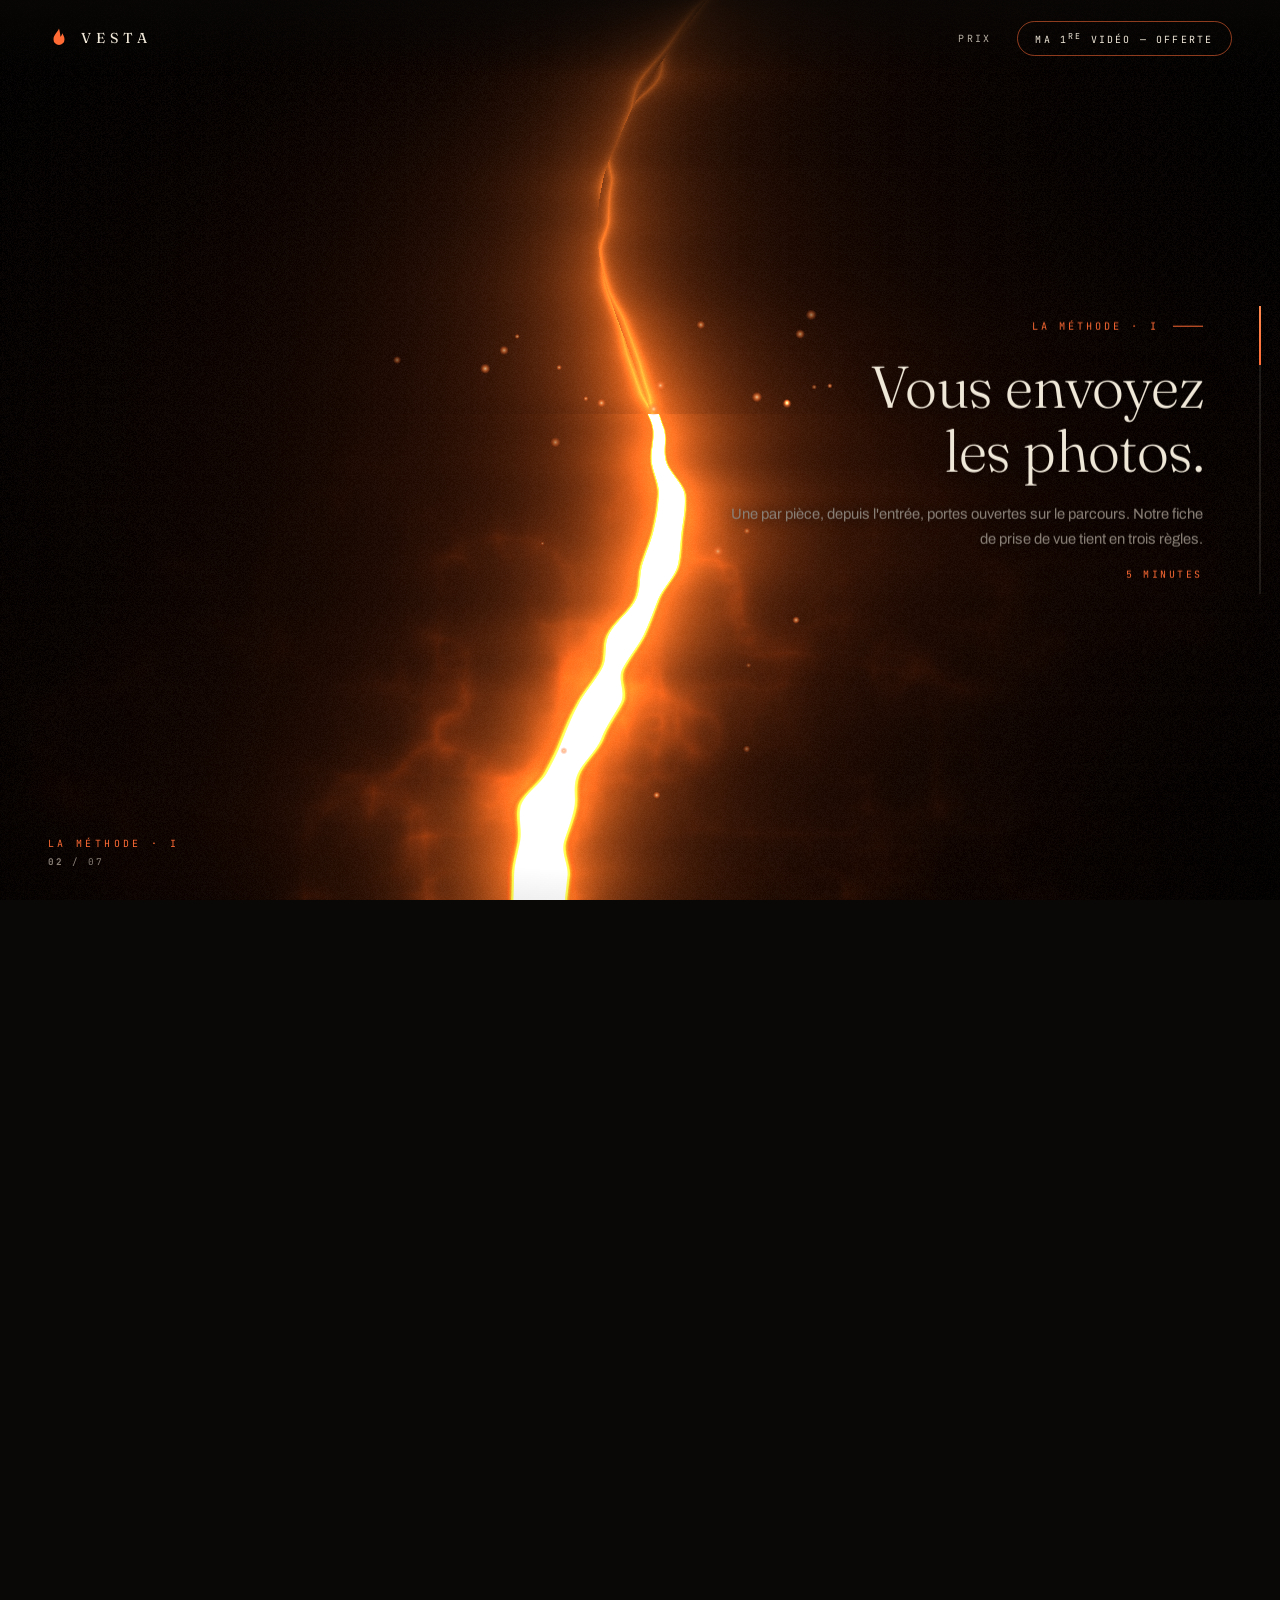
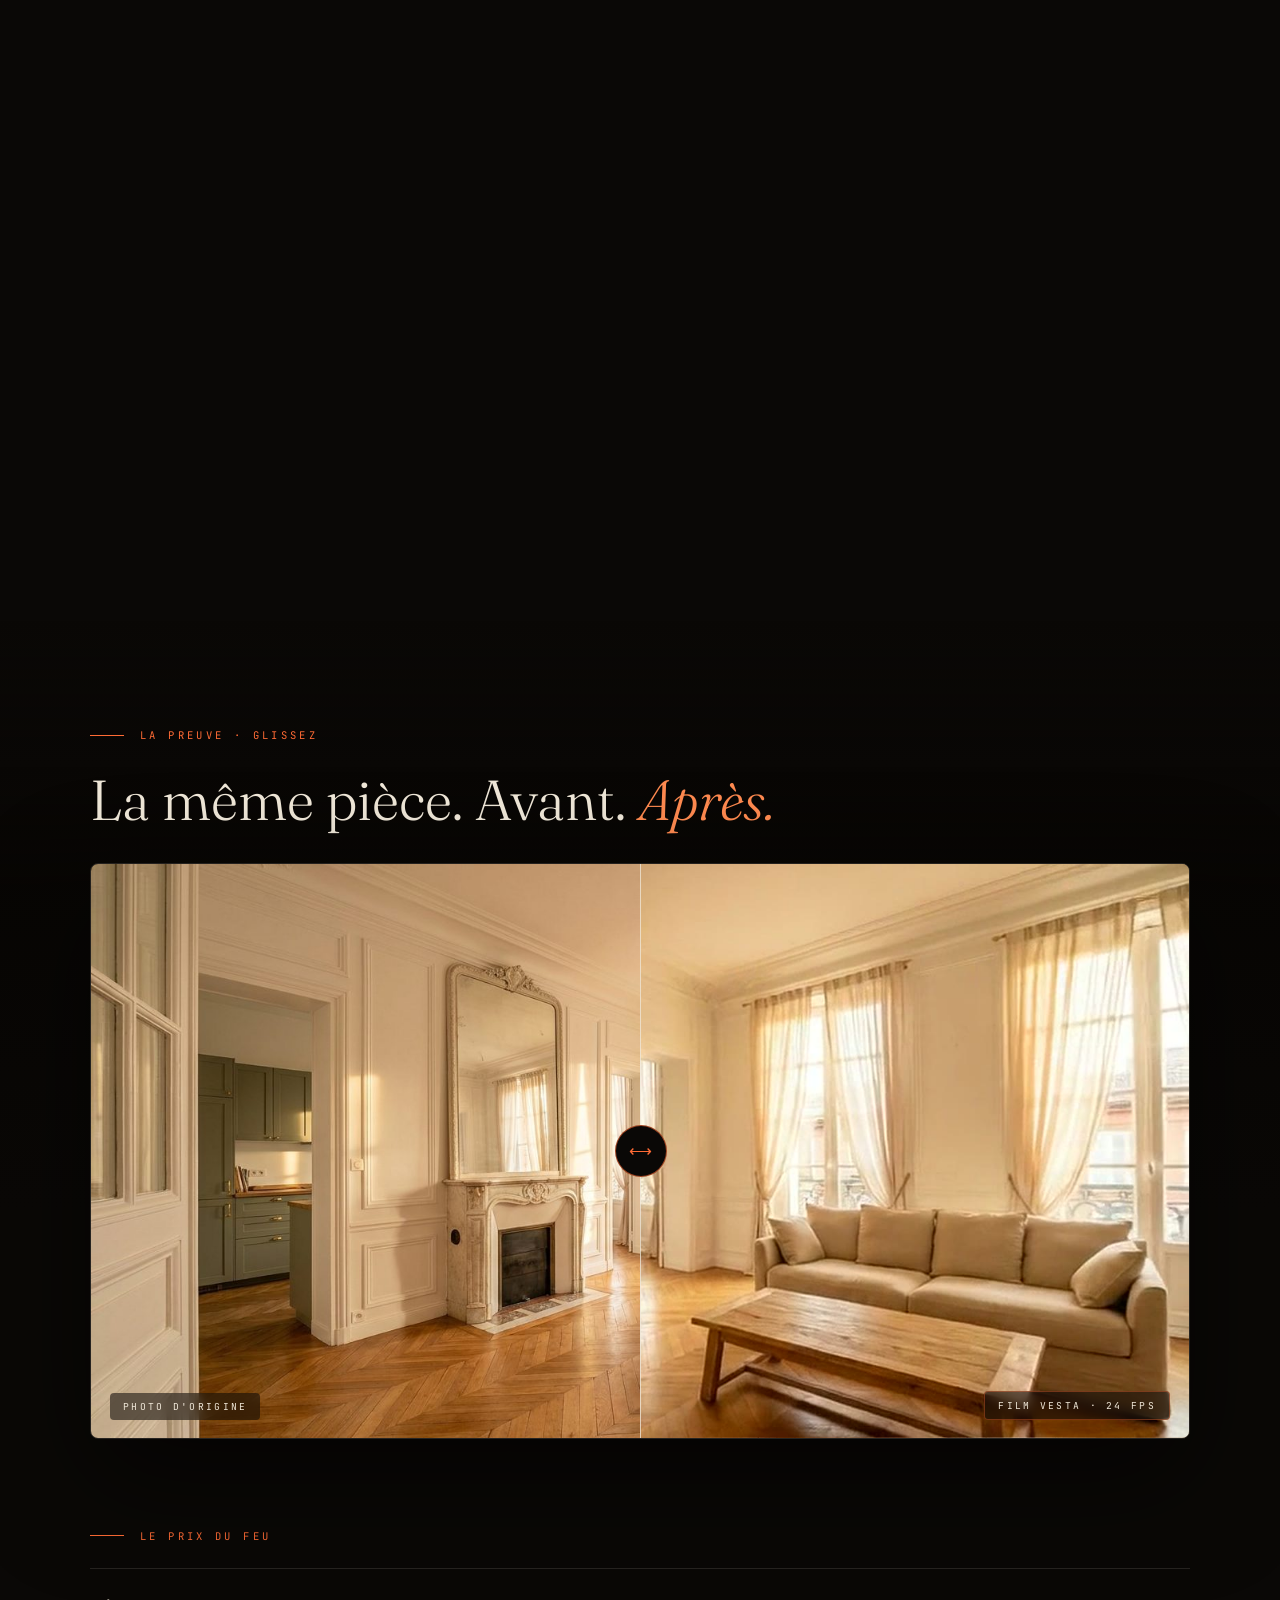
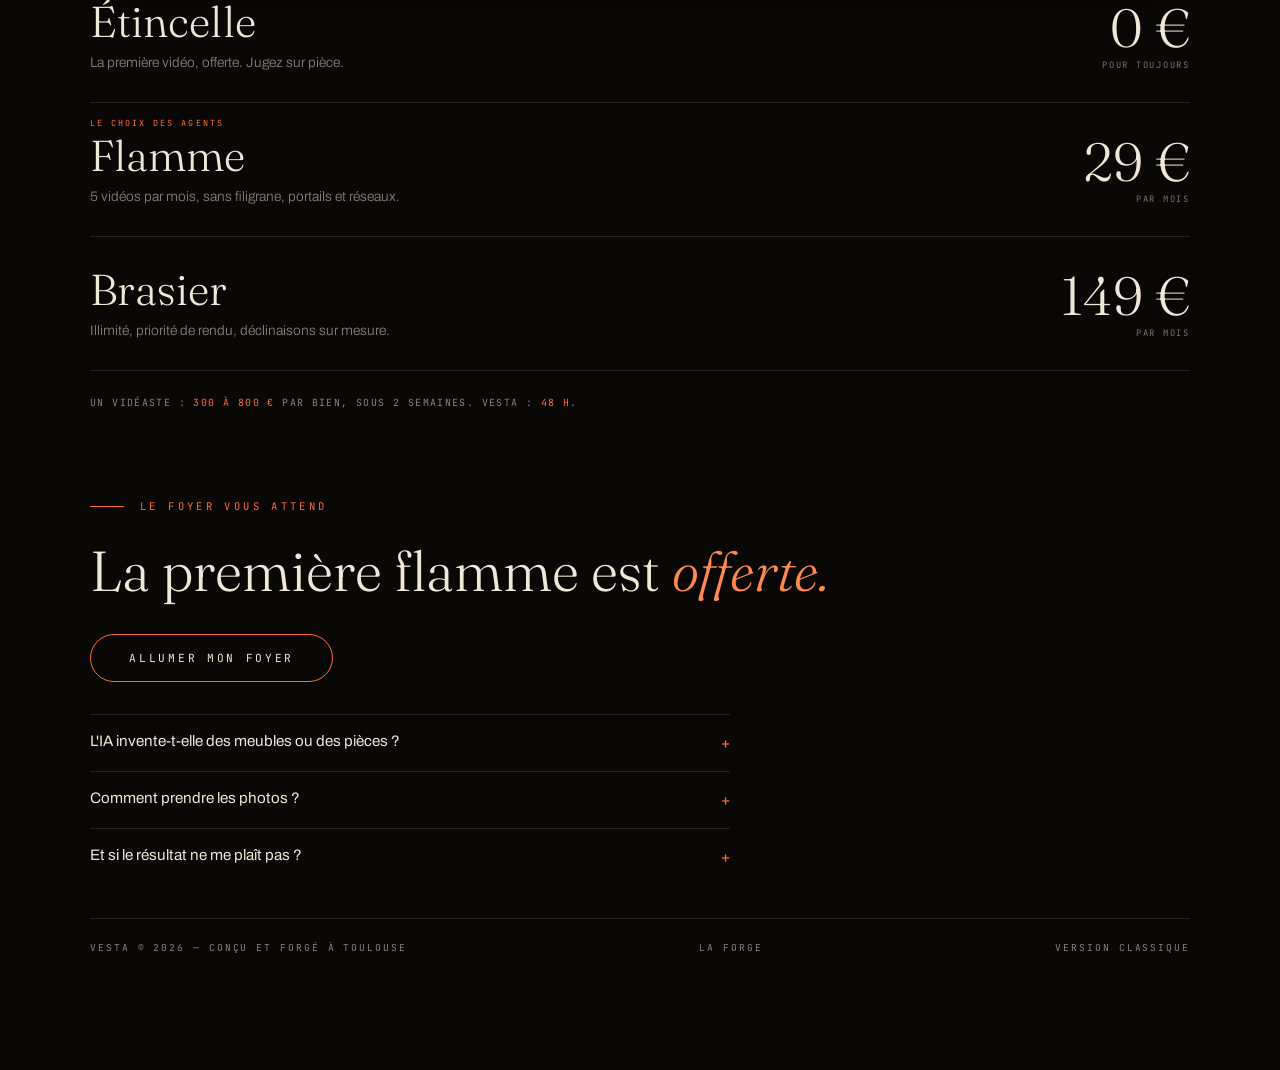
<file: v5/index.html>
<!DOCTYPE html>
<html lang="fr">
<head>
<meta charset="UTF-8">
<meta name="viewport" content="width=device-width, initial-scale=1.0">
<title>Vesta — La faille</title>
<meta name="description" content="Vesta transforme les photos de vos mandats en films cinématiques. Livré en 48 h. Première vidéo offerte.">
<meta name="robots" content="noindex">
<meta name="theme-color" content="#0A0806">
<link rel="icon" href="data:image/svg+xml,%3Csvg xmlns='http://www.w3.org/2000/svg' viewBox='0 0 32 32'%3E%3Cpath d='M16 2C13 9 8 11 8 18a8 8 0 0 0 16 0c0-4-2-6-3-9-1 3-2 4-3 5 0-4-1-8-2-12z' fill='%23FF6B35'/%3E%3C/svg%3E">

<link rel="preconnect" href="https://fonts.googleapis.com">
<link rel="preconnect" href="https://fonts.gstatic.com" crossorigin>
<link href="https://fonts.googleapis.com/css2?family=Fraunces:ital,wght@0,300;0,400;1,300;1,400&family=Archivo:wght@400;500&family=JetBrains+Mono:wght@400&display=swap" rel="stylesheet">
<style>
:root{
  --void:#0A0806; --bone:#EFE7D8; --ember:#FF6B35; --ember-hot:#FF8A50;
  --dim:#8A8178; --line:rgba(239,231,216,.12);
  --serif:"Fraunces",serif; --sans:"Archivo",sans-serif; --mono:"JetBrains Mono",monospace;
}
*{margin:0;padding:0;box-sizing:border-box}
body{background:var(--void);color:var(--bone);font-family:var(--sans);overflow-x:hidden}
em{font-style:italic;color:var(--ember-hot)}
.mono{font-family:var(--mono)}
::selection{background:var(--ember);color:var(--void)}
::-webkit-scrollbar{width:8px}
::-webkit-scrollbar-track{background:#0c0a08}
::-webkit-scrollbar-thumb{background:#2a211a;border-radius:99px}
::-webkit-scrollbar-thumb:hover{background:var(--ember)}
:focus-visible{outline:1.5px solid var(--ember);outline-offset:3px}

/* grain + vignette */
body::after{content:"";position:fixed;inset:-60px;z-index:88;pointer-events:none;
  background-image:url("data:image/svg+xml,%3Csvg xmlns='http://www.w3.org/2000/svg' width='240' height='240'%3E%3Cfilter id='n'%3E%3CfeTurbulence type='fractalNoise' baseFrequency='.85' numOctaves='2'/%3E%3CfeColorMatrix type='saturate' values='0'/%3E%3C/filter%3E%3Crect width='240' height='240' filter='url(%23n)' opacity='.5'/%3E%3C/svg%3E");
  opacity:.05;mix-blend-mode:soft-light;animation:grain 1.1s steps(4) infinite}
@keyframes grain{0%{transform:translate(0,0)}25%{transform:translate(-24px,14px)}
  50%{transform:translate(16px,-20px)}75%{transform:translate(-12px,-8px)}100%{transform:translate(0,0)}}
body::before{content:"";position:fixed;inset:0;z-index:87;pointer-events:none;
  background:radial-gradient(130% 96% at 50% 44%, transparent 55%, rgba(4,3,3,.72) 100%)}

/* ============ PRÉLOADER LÉGER ============ */
#voile{position:fixed;inset:0;z-index:600;background:var(--void);
  display:flex;align-items:center;justify-content:center;
  transition:opacity .9s ease;font-family:var(--mono);font-size:.62rem;
  letter-spacing:.4em;color:var(--dim)}
#voile.parti{opacity:0;pointer-events:none}

/* ============ LES COUCHES DU MONDE ============ */
#gl{position:fixed;inset:0;z-index:0;width:100vw;height:100vh;background:#0A0806;pointer-events:none}
#faille{position:fixed;inset:0;z-index:1;width:100vw;height:100vh;pointer-events:none}
#piste{height:780vh;position:relative;z-index:2}

/* ============ CHROME ============ */
header{position:fixed;inset:0 0 auto;z-index:100;display:flex;justify-content:space-between;
  align-items:center;padding:1.3rem clamp(1.4rem,4vw,3rem);
  background:linear-gradient(rgba(10,8,6,.72), transparent)}
.marque{display:flex;align-items:center;gap:.7rem;text-decoration:none;color:var(--bone)}
.marque svg{width:22px;height:22px}
.marque b{font-family:var(--serif);font-weight:400;letter-spacing:.34em;font-size:.9rem}
header nav{display:flex;gap:1.6rem;align-items:center}
header nav a{font-family:var(--mono);font-size:.62rem;letter-spacing:.22em;color:var(--bone);
  text-decoration:none;text-transform:uppercase;opacity:.75;transition:opacity .3s}
header nav a:hover{opacity:1}
header nav a.cta{border:1px solid rgba(255,107,53,.55);border-radius:999px;padding:.55rem 1.1rem;opacity:1}
#chapitre{position:fixed;left:clamp(1.4rem,4vw,3rem);bottom:2rem;z-index:90;
  display:flex;flex-direction:column;gap:.4rem;pointer-events:none}
#chapitre .mot{font-family:var(--mono);font-size:.62rem;letter-spacing:.34em;color:var(--ember);
  text-transform:uppercase;transition:opacity .3s,transform .3s}
#chapitre .mot.chg{opacity:0;transform:translateY(6px)}
#chapitre .idx{font-family:var(--mono);font-size:.58rem;letter-spacing:.22em;color:var(--dim)}
#rail{position:fixed;right:1.2rem;top:50%;transform:translateY(-50%);z-index:90;
  width:2px;height:32vh;background:rgba(239,231,216,.1)}
#rail i{position:absolute;inset:0;background:linear-gradient(#FF8A50,var(--ember));
  transform:scaleY(0);transform-origin:top;display:block}
#cue{position:fixed;left:50%;top:50%;z-index:60;transform:translate(-50%,-50%);
  display:flex;flex-direction:column;align-items:center;gap:.8rem;pointer-events:none;
  transition:opacity .5s ease}
#cue .lbl{font-family:var(--mono);font-size:.72rem;letter-spacing:.38em;color:var(--bone);
  text-shadow:0 2px 18px rgba(0,0,0,.9), 0 0 40px rgba(255,107,53,.25)}
#cue i{width:13px;height:13px;border-right:1.5px solid var(--ember);border-bottom:1.5px solid var(--ember);
  transform:rotate(45deg);animation:cuefall 1.7s cubic-bezier(.45,0,.25,1) infinite}
#cue i:nth-child(3){animation-delay:.18s;opacity:.55}
@keyframes cuefall{0%{transform:rotate(45deg) translate(-6px,-6px);opacity:0}
  35%{opacity:1}100%{transform:rotate(45deg) translate(5px,5px);opacity:0}}
@media (max-width:720px){#rail{display:none}body::after{display:none}}

/* ============ LES CHAPITRES : blocs fixes le long de la faille ============ */
.chap{position:fixed;top:50%;z-index:20;transform:translateY(-50%);
  max-width:min(86vw,480px);opacity:0;pointer-events:none;will-change:opacity,transform}
.chap.g{left:clamp(1.4rem,6vw,7rem)}
.chap.d{right:clamp(1.4rem,6vw,7rem);text-align:right}
.chap .slate{font-family:var(--mono);font-size:.64rem;letter-spacing:.3em;color:var(--ember);
  text-transform:uppercase;display:flex;align-items:center;gap:.9rem;margin-bottom:1.4rem}
.chap .slate::before{content:"";width:30px;height:1px;background:var(--ember)}
.chap.d .slate{justify-content:flex-end}
.chap.d .slate::before{order:2}
.chap h2{font-family:var(--serif);font-weight:300;line-height:1.08;
  font-size:clamp(1.9rem,4.6vw,3.9rem);letter-spacing:-.01em;
  text-shadow:0 2px 30px rgba(0,0,0,.85)}
.chap p{color:var(--dim);line-height:1.7;margin-top:1.2rem;font-size:clamp(.92rem,1.1vw,1.05rem);
  text-shadow:0 1px 14px rgba(0,0,0,.9)}
.chap .mn{display:inline-block;margin-top:1rem;font-family:var(--mono);font-size:.62rem;
  letter-spacing:.26em;color:var(--ember)}
.chap .lienx{display:inline-flex;align-items:center;gap:.8rem;margin-top:1.6rem;
  pointer-events:auto;text-decoration:none;font-family:var(--mono);font-size:.66rem;
  letter-spacing:.24em;text-transform:uppercase;color:var(--bone);position:relative}
.chap .lienx::after{content:"";position:absolute;left:0;bottom:-6px;height:1px;width:100%;
  background:var(--ember);transform:scaleX(.35);transform-origin:left;transition:transform .4s}
.chap .lienx:hover::after{transform:scaleX(1)}
.chap .lienx i{font-style:normal;color:var(--ember)}

/* ============ APRÈS LA FAILLE : preuve, offres, foyer ============ */
#apres{position:relative;z-index:3;background:linear-gradient(transparent, rgba(8,6,4,.94) 14%, #0A0806 30%);
  padding:clamp(5rem,12vh,8rem) clamp(1.4rem,6vw,6rem) 0}
#apres .bloc{max-width:1100px;margin:0 auto clamp(4rem,10vh,7rem)}
#apres h2{font-family:var(--serif);font-weight:300;font-size:clamp(1.9rem,4.4vw,3.6rem);line-height:1.12}
#apres .slate{font-family:var(--mono);font-size:.66rem;letter-spacing:.32em;color:var(--ember);
  text-transform:uppercase;display:flex;align-items:center;gap:1rem;margin-bottom:1.6rem}
#apres .slate::before{content:"";width:34px;height:1px;background:var(--ember)}
.cadreur{position:relative;margin-top:2rem;height:min(64vh,640px);overflow:hidden;
  border:1px solid var(--line);border-radius:8px;box-shadow:0 40px 110px rgba(0,0,0,.55)}
.cadreur img,.cadreur video{position:absolute;inset:0;width:100%;height:100%;object-fit:cover}
.cadreur .apres-c{position:absolute;inset:0;clip-path:inset(0 0 0 var(--cx,50%))}
.cadreur .manche{position:absolute;top:0;bottom:0;left:var(--cx,50%);width:1px;
  background:rgba(239,231,216,.75);z-index:5}
.cadreur .manche::after{content:"⟷";position:absolute;top:50%;left:50%;transform:translate(-50%,-50%);
  width:50px;height:50px;border-radius:50%;background:var(--void);
  border:1px solid rgba(255,107,53,.6);color:var(--ember);
  display:flex;align-items:center;justify-content:center;font-size:1rem}
.cadreur .tag{position:absolute;bottom:1.1rem;font-family:var(--mono);font-size:.6rem;
  letter-spacing:.24em;color:var(--bone);background:rgba(10,8,6,.55);backdrop-filter:blur(6px);
  padding:.45rem .8rem;border-radius:4px;z-index:4}
.cadreur .tag.g{left:1.2rem}
.cadreur .tag.d{right:1.2rem;border:1px solid rgba(255,107,53,.35)}
.offre{display:grid;grid-template-columns:1fr auto;gap:.6rem 2.5rem;align-items:center;
  padding:1.8rem 0;border-bottom:1px solid var(--line);text-decoration:none;color:inherit;
  position:relative;transition:padding .4s cubic-bezier(.2,.8,.2,1)}
.offre:first-of-type{border-top:1px solid var(--line)}
.offre::before{content:"";position:absolute;left:0;right:0;bottom:-1px;height:1px;
  background:var(--ember);transform:scaleX(0);transform-origin:left;transition:transform .5s cubic-bezier(.2,.8,.2,1)}
.offre:hover::before{transform:scaleX(1)}
.offre:hover{padding-left:1.1rem}
.offre .nom{font-family:var(--serif);font-weight:300;font-size:clamp(1.5rem,3.4vw,2.7rem);line-height:1.1}
.offre .nom small{display:block;font-family:var(--sans);font-size:.86rem;color:var(--dim);margin-top:.4rem;max-width:52ch;line-height:1.55}
.offre .prix{font-family:var(--serif);font-weight:300;font-size:clamp(1.8rem,4.2vw,3.4rem);
  font-variant-numeric:tabular-nums;text-align:right;line-height:1}
.offre .prix small{display:block;font-family:var(--mono);font-size:.55rem;letter-spacing:.2em;color:var(--dim);margin-top:.4rem}
.offre .badge{position:absolute;top:.9rem;left:0;font-family:var(--mono);font-size:.53rem;
  letter-spacing:.24em;color:var(--ember)}
.ancrage{margin-top:1.6rem;font-family:var(--mono);font-size:.62rem;letter-spacing:.14em;color:var(--dim)}
.ancrage b{color:var(--ember);font-weight:400}
.btn{display:inline-block;margin-top:2rem;padding:1rem 2.4rem;border-radius:999px;
  border:1px solid var(--ember);color:var(--bone);text-decoration:none;
  font-family:var(--mono);font-size:.7rem;letter-spacing:.24em;text-transform:uppercase;
  transition:box-shadow .35s,transform .35s}
.btn:hover{box-shadow:0 8px 40px rgba(255,107,53,.3);transform:translateY(-2px)}
.questions{max-width:640px;margin-top:2rem}
.questions details{border-top:1px solid var(--line);padding:1.1rem 0}
.questions summary{list-style:none;font-size:.95rem;display:flex;justify-content:space-between;gap:1rem;cursor:pointer}
.questions summary::-webkit-details-marker{display:none}
.questions summary::after{content:"+";color:var(--ember);font-family:var(--mono)}
.questions details[open] summary::after{content:"−"}
.questions details p{color:var(--dim);line-height:1.7;padding:.9rem 0 .4rem;font-size:.92rem;max-width:56ch}
footer{display:flex;flex-wrap:wrap;gap:1rem;justify-content:space-between;
  border-top:1px solid var(--line);margin-top:2rem;
  padding:1.4rem 0 1.6rem;font-family:var(--mono);font-size:.6rem;letter-spacing:.2em;color:var(--dim)}
footer a{color:var(--dim);text-decoration:none}
footer a:hover{color:var(--ember)}

@media (prefers-reduced-motion: reduce){
  body::after{animation:none}
  #cue{display:none}
}
</style>
</head>
<body>
<noscript><p style="padding:2rem;font-family:sans-serif">Vesta est une expérience interactive — activez JavaScript. La première vidéo est offerte.</p></noscript>

<div id="voile">LE FOYER S'ÉVEILLE</div>

<!-- le monde : terrain photoréaliste + faille temps réel -->
<canvas id="gl" aria-hidden="true"></canvas>
<canvas id="faille" aria-hidden="true"></canvas>

<header>
  <a class="marque" href="#haut">
    <svg viewBox="0 0 32 32" aria-hidden="true"><path d="M16 2C13 9 8 11 8 18a8 8 0 0 0 16 0c0-4-2-6-3-9-1 3-2 4-3 5 0-4-1-8-2-12z" fill="#FF6B35"/></svg>
    <b>VESTA</b>
  </a>
  <nav>
    <a href="#apres">Prix</a>
    <a class="cta" href="#foyer">Ma 1<sup>re</sup> vidéo — offerte</a>
  </nav>
</header>
<div id="chapitre" aria-hidden="true">
  <span class="mot" id="chapMot">L'étincelle</span>
  <span class="idx"><b id="chapIdx">01</b> / 07</span>
</div>
<div id="rail" aria-hidden="true"><i id="railFill"></i></div>
<div id="cue" aria-hidden="true">
  <span class="lbl">SCROLLEZ — OUVREZ LA FAILLE</span>
  <i></i><i></i>
</div>

<!-- ============ LES 7 CHAPITRES, au fil de la faille ============ -->
<div class="chap g" id="ch1">
  <span class="slate">Vidéos immobilières par IA</span>
  <h2>Vos annonces ont des photos.<br><em>Vos concurrents ont des films.</em></h2>
  <p>Vesta transforme les photos de vos mandats en films cinématiques.
  Livré en 48 h. Sans drone, sans vidéaste.</p>
</div>
<div class="chap d" id="ch2">
  <span class="slate">La méthode · I</span>
  <h2>Vous envoyez<br>les photos.</h2>
  <p>Une par pièce, depuis l'entrée, portes ouvertes sur le parcours.
  Notre fiche de prise de vue tient en trois règles.</p>
  <span class="mn">5 MINUTES</span>
</div>
<div class="chap g" id="ch3">
  <span class="slate">La méthode · II</span>
  <h2>Le foyer<br>forge le film.</h2>
  <p>La caméra traverse le bien comme au cinéma — les meubles de la photo,
  rien que les meubles de la photo. Relecture humaine sur chaque film.</p>
  <span class="mn">48 HEURES</span>
</div>
<div class="chap d" id="ch4">
  <span class="slate">La méthode · III</span>
  <h2>Vous diffusez<br>partout.</h2>
  <p>16:9 pour les portails, vertical pour vos réseaux.
  Un lien, toutes les déclinaisons.</p>
  <span class="mn">1 LIEN</span>
</div>
<div class="chap g" id="ch5">
  <span class="slate">La promesse</span>
  <h2>Chaque plan démarre de votre photo.<br><em>Pixel pour pixel.</em></h2>
  <p>Le modèle n'anime que le mouvement de caméra —
  il n'invente ni meubles, ni pièces, ni lumière.</p>
</div>
<div class="chap d" id="ch6">
  <span class="slate">Le prix du feu</span>
  <h2>Le prix<br>d'un <em>déjeuner.</em></h2>
  <p>Première vidéo offerte, puis 29 € par mois pour 5 films.
  Un vidéaste facture 300 à 800 € par bien.</p>
  <a class="lienx" href="#apres">Voir les offres <i>→</i></a>
</div>
<div class="chap g" id="ch7">
  <span class="slate">Le foyer vous attend</span>
  <h2>La première flamme<br>est <em>offerte.</em></h2>
  <p>Envoyez les photos d'un bien de votre vitrine.
  Film sous 48 h, relu par un œil humain. Jugez sur pièce.</p>
  <a class="lienx" href="#foyer">Allumer mon foyer <i>→</i></a>
</div>

<!-- la piste : la timeline invisible -->
<div id="piste" aria-hidden="true"></div>

<!-- ============ APRÈS LA FAILLE ============ -->
<section id="apres">
  <div class="bloc">
    <span class="slate">La preuve · Glissez</span>
    <h2>La même pièce. Avant. <em>Après.</em></h2>
    <div class="cadreur" id="cadreur" role="slider" tabindex="0"
         aria-label="Comparateur photo d'origine et film généré" aria-valuemin="0" aria-valuemax="100" aria-valuenow="50">
      <img src="../compare_avant.jpg" alt="Photo d'origine du bien" loading="lazy" decoding="async">
      <div class="apres-c">
        <video id="cmpVideo" poster="../compare_apres.jpg" muted loop playsinline preload="metadata"
               aria-label="Film généré par Vesta"><source src="../preuve.mp4" type="video/mp4"></video>
      </div>
      <span class="manche" aria-hidden="true"></span>
      <span class="tag g">PHOTO D'ORIGINE</span>
      <span class="tag d">FILM VESTA · 24 FPS</span>
    </div>
  </div>

  <div class="bloc">
    <span class="slate">Le prix du feu</span>
    <a class="offre" href="#foyer">
      <div class="nom">Étincelle<small>La première vidéo, offerte. Jugez sur pièce.</small></div>
      <div class="prix">0&nbsp;€<small>POUR TOUJOURS</small></div>
    </a>
    <a class="offre" href="#foyer">
      <span class="badge">LE CHOIX DES AGENTS</span>
      <div class="nom">Flamme<small>5 vidéos par mois, sans filigrane, portails et réseaux.</small></div>
      <div class="prix">29&nbsp;€<small>PAR MOIS</small></div>
    </a>
    <a class="offre" href="#foyer">
      <div class="nom">Brasier<small>Illimité, priorité de rendu, déclinaisons sur mesure.</small></div>
      <div class="prix">149&nbsp;€<small>PAR MOIS</small></div>
    </a>
    <p class="ancrage">UN VIDÉASTE : <b>300 À 800 €</b> PAR BIEN, SOUS 2 SEMAINES. VESTA : <b>48 H</b>.</p>
  </div>

  <div class="bloc" id="foyer">
    <span class="slate">Le foyer vous attend</span>
    <h2>La première flamme est <em>offerte.</em></h2>
    <a class="btn" href="mailto:contact@vesta.example?subject=Ma%20premi%C3%A8re%20vid%C3%A9o%20offerte">Allumer mon foyer</a>
    <div class="questions">
      <details>
        <summary>L'IA invente-t-elle des meubles ou des pièces ?</summary>
        <p>Non — c'est le cœur de notre méthode. Chaque plan démarre de votre photo, pixel pour pixel :
        le modèle n'anime que le mouvement de caméra. Et chaque film passe une relecture humaine avant livraison.</p>
      </details>
      <details>
        <summary>Comment prendre les photos ?</summary>
        <p>Trois règles : chaque pièce depuis son entrée, dans le sens de la visite ; portes ouvertes
        sur les pièces à montrer ; hors du champ des miroirs. La fiche complète est remise à l'inscription.</p>
      </details>
      <details>
        <summary>Et si le résultat ne me plaît pas ?</summary>
        <p>La première vidéo est offerte, sans carte bancaire : le seul risque est d'avoir un film en plus.
        Sur abonnement, chaque vidéo peut être régénérée avec vos retours.</p>
      </details>
    </div>
    <footer>
      <span>VESTA © 2026 — CONÇU ET FORGÉ À TOULOUSE</span>
      <a href="../demo.html">LA FORGE</a>
      <a href="../">VERSION CLASSIQUE</a>
    </footer>
  </div>
</section>
<script>
/* =====================================================================
   LA FAILLE — moteur WebGL (le principe Hubtown : tout est rendu GPU)
   La roche, la fracture, la lave, la lumière : calculés par shader,
   pixel par pixel, 60 fps. Rien à décoder, rien à seeker :
   - zéro spasme (le temps est continu, pas de frames discrètes)
   - netteté native à toute résolution
   - la lave VIT à l'arrêt (le shader continue de couler)
   Le scroll pilote la pointe de la fracture ; la caméra la verrouille.
   ===================================================================== */
(function () {
  "use strict";
  var reduceMotion = matchMedia("(prefers-reduced-motion: reduce)").matches;
  var lerp = function (a, b, t) { return a + (b - a) * t; };
  var clamp = function (v, a, b) { return Math.max(a, Math.min(b, v)); };
  var smooth = function (t) { return t * t * (3 - 2 * t); };

  var glc = document.getElementById("gl");
  var cv = document.getElementById("faille");
  var ctx = cv.getContext("2d");
  var piste = document.getElementById("piste");
  var voile = document.getElementById("voile");

  /* ---------------- WebGL ---------------- */
  var gl = glc.getContext("webgl", { antialias: false, depth: false, stencil: false, powerPreference: "high-performance" })
        || glc.getContext("experimental-webgl");

  var VERT = "attribute vec2 aP;void main(){gl_Position=vec4(aP,0.,1.);}";
  var FRAG = [
    "precision highp float;",
    "uniform vec2 uRes;",
    "uniform float uTime;",
    "uniform float uCam;",
    "uniform float uTip;",
    "uniform float uBoost;",
    "float h21(vec2 p){p=fract(p*vec2(123.34,456.21));p+=dot(p,p+45.32);return fract(p.x*p.y);}",
    "float n2(vec2 p){vec2 i=floor(p),f=fract(p);f=f*f*(3.-2.*f);",
    " float a=h21(i),b=h21(i+vec2(1.,0.)),c=h21(i+vec2(0.,1.)),d=h21(i+vec2(1.,1.));",
    " return mix(mix(a,b,f.x),mix(c,d,f.x),f.y);}",
    "float fbm(vec2 p){float v=0.,a=.5;for(int i=0;i<5;i++){v+=a*n2(p);p*=2.03;a*=.52;}return v;}",
    "float ridge(vec2 p){float v=0.,a=.5;for(int i=0;i<4;i++){v+=a*(1.-abs(2.*n2(p)-1.));p*=2.1;a*=.5;}return v;}",
    "float cx(float y){return 0.16*sin(y*1.9)+0.07*sin(y*4.3+1.7)+0.045*sin(y*9.1+4.0);}",
    "void main(){",
    " vec2 uv=gl_FragCoord.xy/uRes;",
    " float aspect=uRes.x/uRes.y;",
    " float wy=uv.y+uCam;",
    " float wx=(uv.x-0.5)*aspect;",
    " float dxr=wx-cx(wy);",
    " wx+=(n2(vec2(wy*22.,uTime*1.4))-.5)*0.006*exp(-abs(dxr)*10.);",  /* miroitement de chaleur */
    " float dx=wx-cx(wy);",
    " dx+=(n2(vec2(wy*26.,(dx>0.?3.7:-3.7)))-.5)*0.03;",               /* lèvres déchiquetées */
    " float behind=uTip-wy;",
    " float w=behind>0.?clamp(0.010+0.055*sqrt(max(behind,0.)*0.30),0.,0.085)*(0.75+0.5*n2(vec2(wy*7.,3.))):0.0;",
    " float d=abs(dx);",
    /* -------- LA ROCHE : relief fbm éclairé par la faille -------- */
    " float hgt=fbm(vec2(wx,wy)*3.1)*.7+fbm(vec2(wx,wy)*9.7)*.3;",
    " float hx=fbm(vec2(wx+0.012,wy)*3.1)*.7+fbm(vec2(wx+0.012,wy)*9.7)*.3;",
    " float hy=fbm(vec2(wx,wy+0.012)*3.1)*.7+fbm(vec2(wx,wy+0.012)*9.7)*.3;",
    " vec3 nrm=normalize(vec3(hgt-hx,hgt-hy,0.35));",
    " vec3 ldir=normalize(vec3(dx>0.?-1.:1.,0.,0.55));",
    " float latt=exp(-max(d-w,0.)*7.5)*(behind>0.?1.:exp(behind*2.2));",
    " float diff=max(dot(nrm,ldir),0.);",
    " vec3 rock=vec3(.055,.045,.04)*(0.18+fbm(vec2(wx,wy)*17.)*.25);",
    " vec3 col=rock*(0.10+2.6*diff*latt)+rock*0.05;",
    /* -------- LES MICRO-FISSURES incandescentes autour -------- */
    " float crk=pow(ridge(vec2(wx,wy)*6.5),6.0);",
    " float crkMask=exp(-max(d-w,0.)*5.5)*smoothstep(0.,.15,behind);",
    " col+=vec3(1.,.32,.06)*crk*crkMask*(1.2+0.5*sin(uTime*1.3+wy*9.))*0.7;",
    /* -------- LA LAVE : le cœur en fusion, il coule en continu -------- */
    " if(behind>0.){",
    "  float core=1.-smoothstep(w*.55,w,d);",
    "  if(core>0.001){",
    "   float flow=fbm(vec2(dx*22.,wy*5.-uTime*0.30));",
    "   float heat=core*(0.55+0.45*flow)+core*exp(-behind*1.1)*0.5;",
    "   vec3 lava=mix(vec3(.25,.01,0.),vec3(1.,.22,.02),smoothstep(.15,.55,heat));",
    "   lava=mix(lava,vec3(1.,.66,.16),smoothstep(.5,.8,heat));",
    "   lava=mix(lava,vec3(1.,.95,.72),smoothstep(.8,1.,heat));",
    "   col=mix(col,lava*(1.6+uBoost*0.9),core);",
    "  }",
    " }",
    /* -------- LE HALO additif, double échelle, pulsation -------- */
    " float puls=1.+0.10*sin(uTime*1.6)+uBoost*0.55;",
    " float g1=exp(-max(d-w,0.)*16.)*(behind>0.?1.:exp(behind*3.0));",
    " float g2=exp(-max(d-w,0.)*3.4)*(behind>0.?1.:exp(behind*2.0));",
    " col+=vec3(1.,.45,.12)*g1*0.55*puls;",
    " col+=vec3(1.,.30,.06)*g2*0.16*puls;",
    /* -------- L'AMORCE devant la pointe : la promesse -------- */
    " float ahead=wy-uTip;",
    " if(ahead>0.){col+=vec3(1.,.5,.15)*exp(-d*220.)*exp(-ahead*2.6)*0.8;}",
    /* -------- vignette + grain -------- */
    " vec2 q=uv-0.5;col*=1.0-dot(q,q)*0.9;",
    " col+=(h21(gl_FragCoord.xy+fract(uTime)*17.)-.5)*0.035;",
    " col=pow(max(col,vec3(0.)),vec3(0.92));",
    " gl_FragColor=vec4(col,1.);",
    "}",
  ].join("\n");

  var prog = null, uRes, uTime, uCam, uTip, uBoost;
  function compile(type, src) {
    var s = gl.createShader(type);
    gl.shaderSource(s, src);
    gl.compileShader(s);
    if (!gl.getShaderParameter(s, gl.COMPILE_STATUS)) {
      console.error(gl.getShaderInfoLog(s));
      return null;
    }
    return s;
  }
  if (gl) {
    var vs = compile(gl.VERTEX_SHADER, VERT);
    var fs = compile(gl.FRAGMENT_SHADER, FRAG);
    if (vs && fs) {
      prog = gl.createProgram();
      gl.attachShader(prog, vs);
      gl.attachShader(prog, fs);
      gl.linkProgram(prog);
      gl.useProgram(prog);
      var buf = gl.createBuffer();
      gl.bindBuffer(gl.ARRAY_BUFFER, buf);
      gl.bufferData(gl.ARRAY_BUFFER, new Float32Array([-1, -1, 3, -1, -1, 3]), gl.STATIC_DRAW);
      var aP = gl.getAttribLocation(prog, "aP");
      gl.enableVertexAttribArray(aP);
      gl.vertexAttribPointer(aP, 2, gl.FLOAT, false, 0, 0);
      uRes = gl.getUniformLocation(prog, "uRes");
      uTime = gl.getUniformLocation(prog, "uTime");
      uCam = gl.getUniformLocation(prog, "uCam");
      uTip = gl.getUniformLocation(prog, "uTip");
      uBoost = gl.getUniformLocation(prog, "uBoost");
    }
  }

  /* ---------------- tailles ---------------- */
  var DPR2D = Math.min(devicePixelRatio || 1, 1.5);
  var DPRGL = Math.min(devicePixelRatio || 1, 1.25);
  var VW = 0, VH = 0;
  function taille() {
    VW = innerWidth; VH = innerHeight;
    cv.width = VW * DPR2D; cv.height = VH * DPR2D;
    cv.style.width = VW + "px"; cv.style.height = VH + "px";
    ctx.setTransform(DPR2D, 0, 0, DPR2D, 0, 0);
    glc.width = VW * DPRGL; glc.height = VH * DPRGL;
    glc.style.width = VW + "px"; glc.style.height = VH + "px";
    if (gl) gl.viewport(0, 0, glc.width, glc.height);
  }
  taille();
  addEventListener("resize", taille);

  /* ---------------- le monde ---------------- */
  var WORLD = 13.0, TIP0 = 0.62, ANCRE = 0.54;   /* la pointe vit à 46 % du haut */
  function cxJS(y) { return 0.16 * Math.sin(y * 1.9) + 0.07 * Math.sin(y * 4.3 + 1.7) + 0.045 * Math.sin(y * 9.1 + 4.0); }

  /* ---------------- braises ---------------- */
  function sprite(px, stops) {
    var c = document.createElement("canvas");
    c.width = c.height = px;
    var g = c.getContext("2d");
    var grad = g.createRadialGradient(px / 2, px / 2, 0, px / 2, px / 2, px / 2);
    stops.forEach(function (s) { grad.addColorStop(s[0], s[1]); });
    g.fillStyle = grad;
    g.fillRect(0, 0, px, px);
    return c;
  }
  var spEmber = sprite(48, [[0, "rgba(255,225,175,1)"], [0.35, "rgba(255,140,70,.85)"], [1, "rgba(255,90,30,0)"]]);
  var EMB_MAX = 150, embers = [];
  function emitEmber(x, y, force) {
    if (embers.length >= EMB_MAX) embers.shift();
    embers.push({
      x: x, y: y,
      vx: (Math.random() - 0.5) * (16 + force * 46),
      vy: -(20 + Math.random() * 40) * (1 + force * 1.6),
      r: 1.7 + Math.random() * 3.0,
      vie: 1, dur: 1.4 + Math.random() * 1.8,
      ph: Math.random() * 6.28,
    });
  }

  /* ---------------- progression ---------------- */
  var p = 0, pS = 0, vel = 0, lastP = 0;
  function calcP() {
    var r = piste.getBoundingClientRect();
    var total = r.height - VH;
    p = total > 0 ? clamp(-r.top / total, 0, 1) : 0;
  }
  addEventListener("scroll", calcP, { passive: true });
  calcP();

  /* ---------------- chapitres ---------------- */
  var CHAP = [
    { el: "ch1", a: 0.0, b: 0.12, mot: "L'étincelle" },
    { el: "ch2", a: 0.15, b: 0.27, mot: "La méthode · I" },
    { el: "ch3", a: 0.3, b: 0.42, mot: "La méthode · II" },
    { el: "ch4", a: 0.45, b: 0.57, mot: "La méthode · III" },
    { el: "ch5", a: 0.6, b: 0.72, mot: "La promesse" },
    { el: "ch6", a: 0.75, b: 0.86, mot: "Le prix" },
    { el: "ch7", a: 0.89, b: 1.001, mot: "Le foyer" },
  ];
  CHAP.forEach(function (c) { c.node = document.getElementById(c.el); });
  var chapMot = document.getElementById("chapMot");
  var chapIdx = document.getElementById("chapIdx");
  var railFill = document.getElementById("railFill");
  var cue = document.getElementById("cue");
  var chapCur = -1;
  function fen(x, a, b) {
    if (x <= a || x >= b) return 0;
    var u = (x - a) / (b - a);
    return Math.min(smooth(Math.min(1, u / 0.24)), smooth(Math.min(1, (1 - u) / 0.24)));
  }
  function majChapitres(x) {
    for (var i = 0; i < CHAP.length; i++) {
      var c = CHAP[i];
      var o = (i === 0 && x < 0.02) ? 1 : fen(x, c.a, c.b);
      c.node.style.opacity = o.toFixed(3);
      c.node.style.transform = "translateY(calc(-50% + " + ((1 - o) * 14).toFixed(1) + "px))";
      c.node.style.pointerEvents = o > 0.55 ? "auto" : "none";
    }
    var cur = CHAP.length - 1;
    for (var k = 0; k < CHAP.length; k++) { if (x < CHAP[k].b) { cur = k; break; } }
    if (cur !== chapCur) {
      chapCur = cur;
      chapMot.classList.add("chg");
      setTimeout(function () {
        chapMot.textContent = CHAP[chapCur].mot;
        chapIdx.textContent = String(chapCur + 1).padStart(2, "0");
        chapMot.classList.remove("chg");
      }, 180);
    }
    railFill.style.transform = "scaleY(" + x.toFixed(4) + ")";
    if (cue) cue.style.opacity = x > 0.012 ? "0" : "1";
  }

  /* ---------------- boucle maîtresse ---------------- */
  var last = performance.now();
  var t0 = last;
  function boucle(now) {
    requestAnimationFrame(boucle);
    var dt = Math.min(0.05, (now - last) / 1000);
    last = now;
    var t = reduceMotion ? 10 : (now - t0) / 1000;
    pS += (p - pS) * (reduceMotion ? 1 : 0.09);
    var dv = Math.abs(pS - lastP) / Math.max(dt, 0.001);
    vel = lerp(vel, dv, 0.12);
    lastP = pS;
    var boost = clamp(vel * 26, 0, 1);

    var tip = TIP0 + pS * WORLD;
    var cam = tip - ANCRE;

    if (gl && prog) {
      gl.uniform2f(uRes, glc.width, glc.height);
      gl.uniform1f(uTime, t);
      gl.uniform1f(uCam, cam);
      gl.uniform1f(uTip, tip);
      gl.uniform1f(uBoost, boost);
      gl.drawArrays(gl.TRIANGLES, 0, 3);
    }

    /* braises 2D par-dessus */
    ctx.clearRect(0, 0, VW, VH);
    if (!reduceMotion) {
      ctx.globalCompositeOperation = "lighter";
      var aspect = VW / VH;
      var tipX = VW * (0.5 + cxJS(tip) / aspect);
      var tipY = (1 - ANCRE) * VH;
      var taux = (1.6 + boost * 26) * dt;
      var n = Math.floor(taux) + (Math.random() < taux % 1 ? 1 : 0);
      for (var e = 0; e < n; e++) {
        if (Math.random() < 0.6) emitEmber(tipX, tipY, boost);
        else {
          var wyr = cam + 0.06 + Math.random() * Math.max(0.02, Math.min(tip - cam - 0.06, 0.9));
          emitEmber(VW * (0.5 + cxJS(wyr) / aspect), (1 - (wyr - cam)) * VH, boost * 0.5);
        }
      }
      for (var ei = embers.length - 1; ei >= 0; ei--) {
        var em = embers[ei];
        em.vie -= dt / em.dur;
        if (em.vie <= 0) { embers.splice(ei, 1); continue; }
        em.x += (em.vx + Math.sin(t * 2 + em.ph) * 9) * dt;
        em.y += em.vy * dt;
        em.vy *= Math.pow(0.6, dt);
        var s2 = em.r * 3 * (0.4 + em.vie * 0.6);
        ctx.globalAlpha = em.vie * 0.9;
        ctx.drawImage(spEmber, em.x - s2 / 2, em.y - s2 / 2, s2, s2);
      }
      ctx.globalAlpha = 1;
      ctx.globalCompositeOperation = "source-over";
    }

    majChapitres(pS);
  }
  requestAnimationFrame(boucle);

  /* ---------------- préloader : le shader est prêt immédiatement ---------------- */
  requestAnimationFrame(function () {
    requestAnimationFrame(function () {
      voile.classList.add("parti");
      setTimeout(function () { voile.remove(); }, 1200);
    });
  });

  /* ---------------- comparateur ---------------- */
  var cadreur = document.getElementById("cadreur");
  if (cadreur) {
    var glisse = false;
    var pose = function (clientX) {
      var r = cadreur.getBoundingClientRect();
      var x = clamp(((clientX - r.left) / r.width) * 100, 2, 98);
      cadreur.style.setProperty("--cx", x + "%");
      cadreur.setAttribute("aria-valuenow", Math.round(x));
    };
    cadreur.addEventListener("pointerdown", function (e) { glisse = true; pose(e.clientX); e.preventDefault(); });
    addEventListener("pointermove", function (e) { if (glisse) pose(e.clientX); }, { passive: true });
    addEventListener("pointerup", function () { glisse = false; });
    cadreur.addEventListener("keydown", function (e) {
      var v = parseFloat(getComputedStyle(cadreur).getPropertyValue("--cx")) || 50;
      if (e.key === "ArrowLeft") cadreur.style.setProperty("--cx", clamp(v - 4, 2, 98) + "%");
      if (e.key === "ArrowRight") cadreur.style.setProperty("--cx", clamp(v + 4, 2, 98) + "%");
    });
    var cvid = document.getElementById("cmpVideo");
    if (cvid && "IntersectionObserver" in window) {
      new IntersectionObserver(function (es) {
        es.forEach(function (en) {
          if (en.isIntersecting) { cvid.play().catch(function () {}); } else { cvid.pause(); }
        });
      }, { threshold: 0.3 }).observe(cvid);
    }
  }
})();
</script>
</body>
</html>
</file>
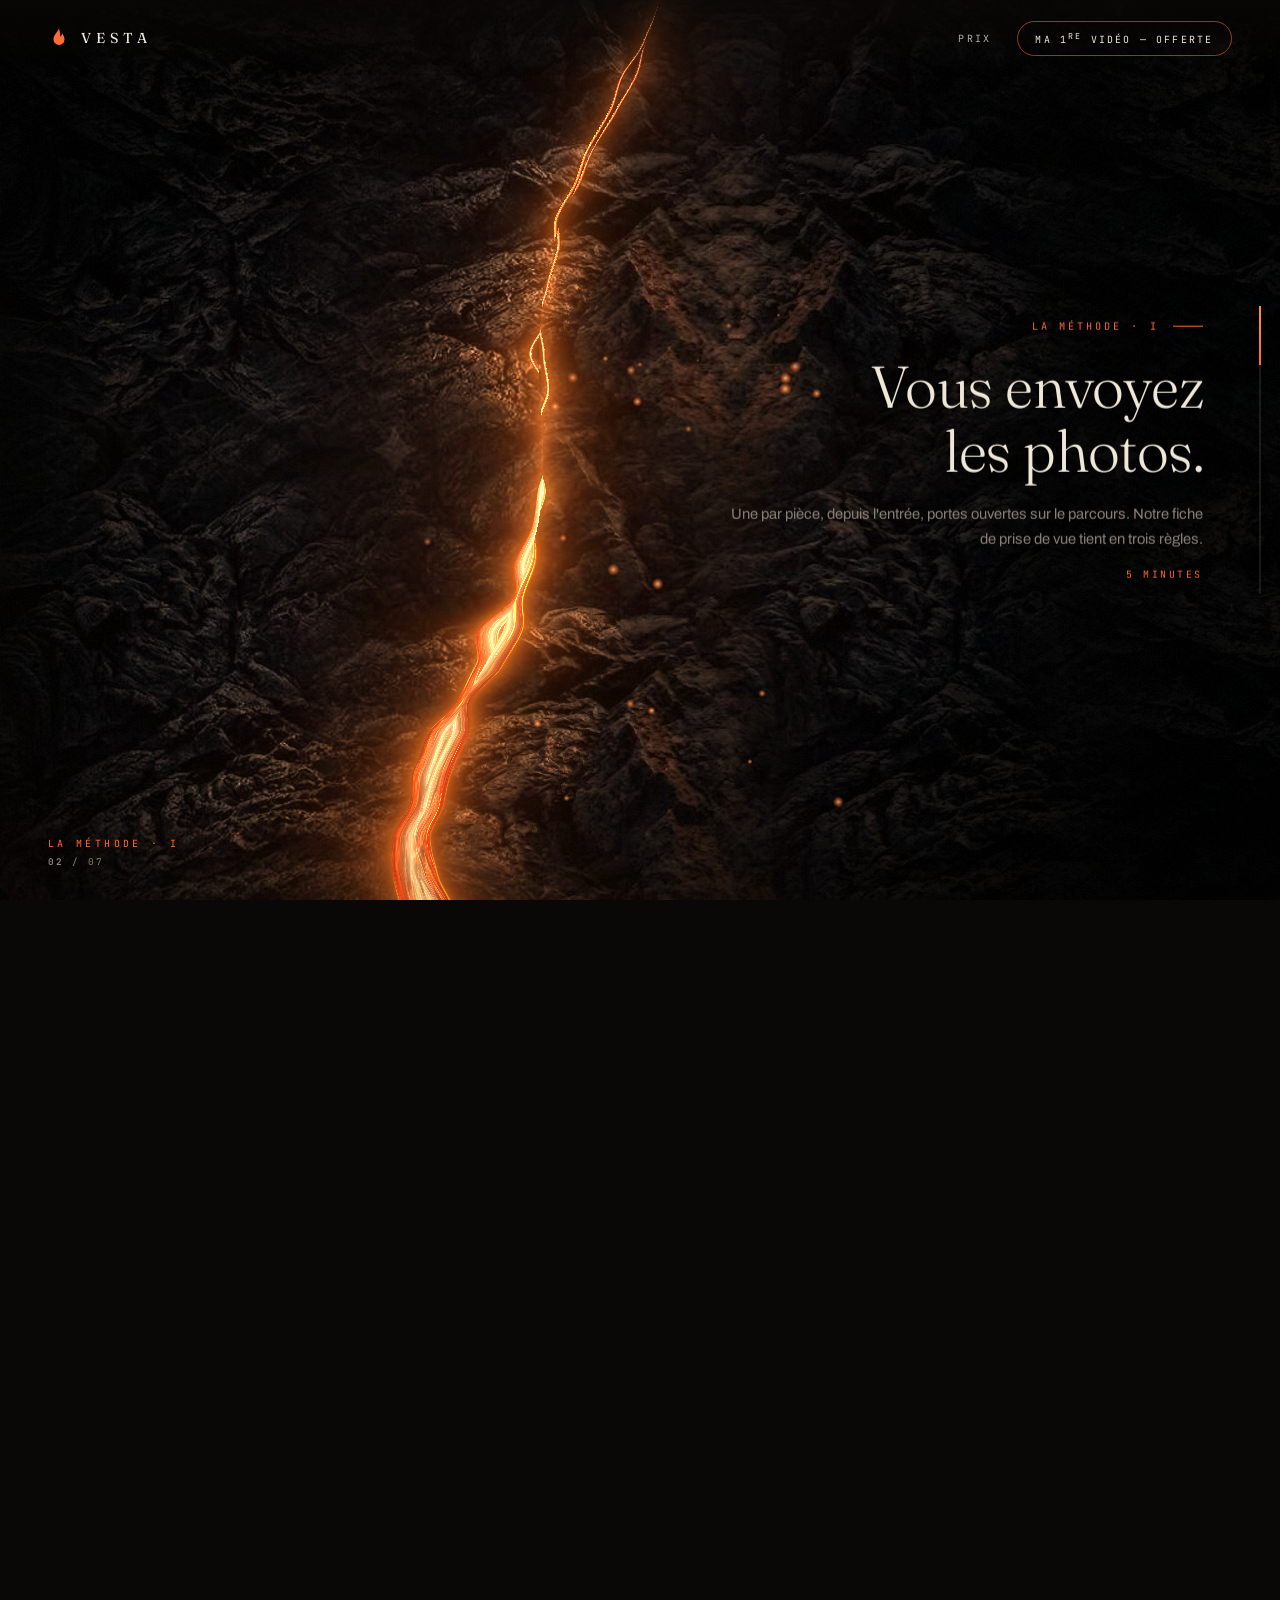
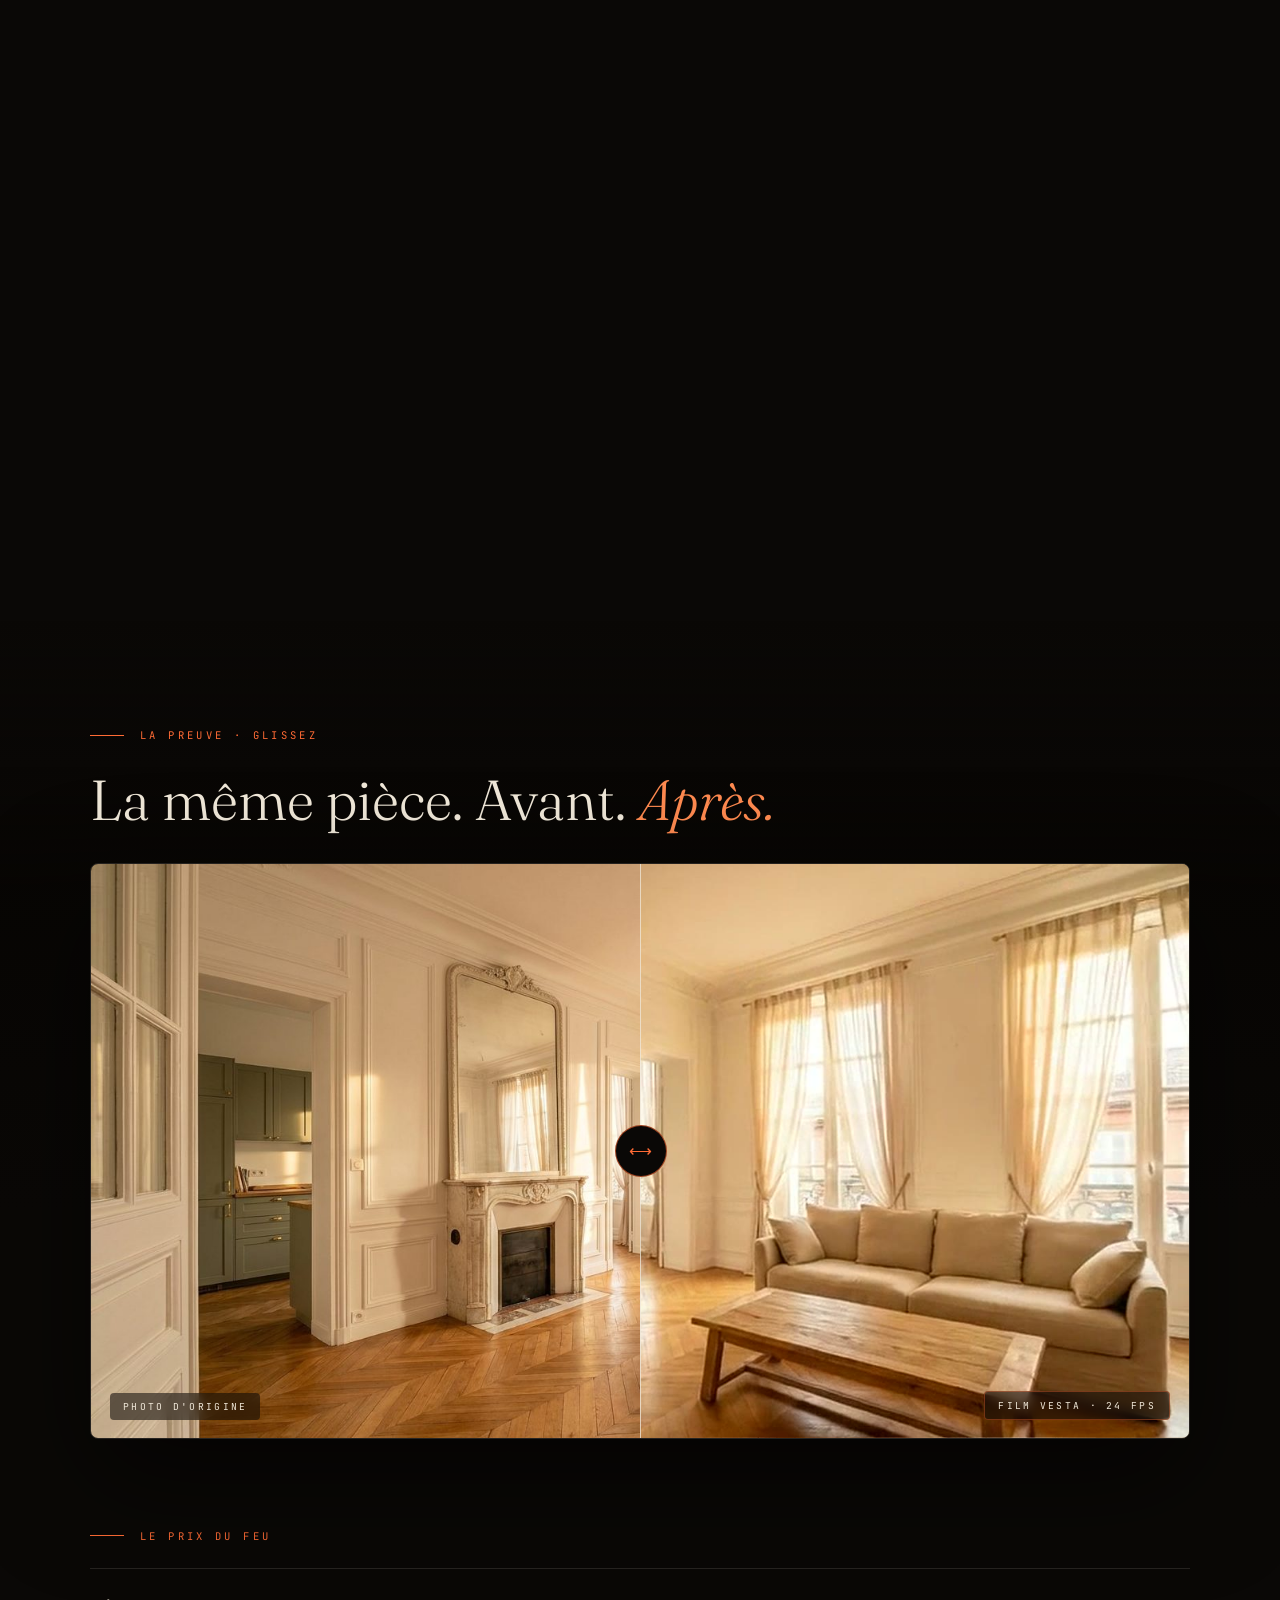
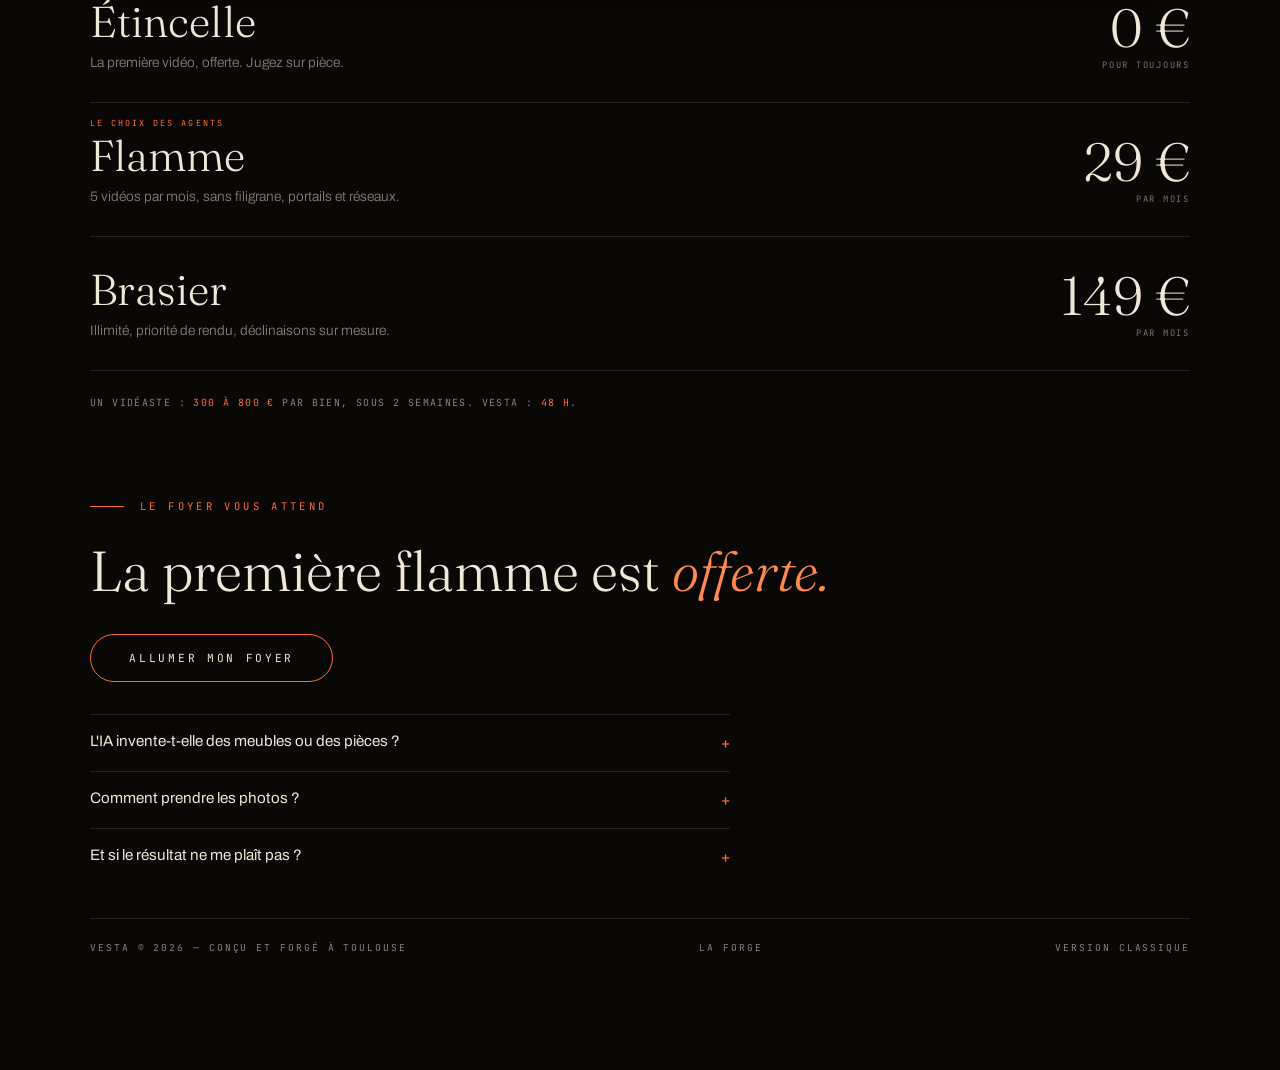
<file: v6/index.html>
<!DOCTYPE html>
<html lang="fr">
<head>
<meta charset="UTF-8">
<meta name="viewport" content="width=device-width, initial-scale=1.0">
<title>Vesta — La faille</title>
<meta name="description" content="Vesta transforme les photos de vos mandats en films cinématiques. Livré en 48 h. Première vidéo offerte.">
<meta name="robots" content="noindex">
<meta name="theme-color" content="#0A0806">
<link rel="icon" href="data:image/svg+xml,%3Csvg xmlns='http://www.w3.org/2000/svg' viewBox='0 0 32 32'%3E%3Cpath d='M16 2C13 9 8 11 8 18a8 8 0 0 0 16 0c0-4-2-6-3-9-1 3-2 4-3 5 0-4-1-8-2-12z' fill='%23FF6B35'/%3E%3C/svg%3E">

<link rel="preconnect" href="https://fonts.googleapis.com">
<link rel="preconnect" href="https://fonts.gstatic.com" crossorigin>
<link href="https://fonts.googleapis.com/css2?family=Fraunces:ital,wght@0,300;0,400;1,300;1,400&family=Archivo:wght@400;500&family=JetBrains+Mono:wght@400&display=swap" rel="stylesheet">
<style>
:root{
  --void:#0A0806; --bone:#EFE7D8; --ember:#FF6B35; --ember-hot:#FF8A50;
  --dim:#8A8178; --line:rgba(239,231,216,.12);
  --serif:"Fraunces",serif; --sans:"Archivo",sans-serif; --mono:"JetBrains Mono",monospace;
}
*{margin:0;padding:0;box-sizing:border-box}
body{background:var(--void);color:var(--bone);font-family:var(--sans);overflow-x:hidden}
em{font-style:italic;color:var(--ember-hot)}
.mono{font-family:var(--mono)}
::selection{background:var(--ember);color:var(--void)}
::-webkit-scrollbar{width:8px}
::-webkit-scrollbar-track{background:#0c0a08}
::-webkit-scrollbar-thumb{background:#2a211a;border-radius:99px}
::-webkit-scrollbar-thumb:hover{background:var(--ember)}
:focus-visible{outline:1.5px solid var(--ember);outline-offset:3px}

/* grain + vignette */
body::after{content:"";position:fixed;inset:-60px;z-index:88;pointer-events:none;
  background-image:url("data:image/svg+xml,%3Csvg xmlns='http://www.w3.org/2000/svg' width='240' height='240'%3E%3Cfilter id='n'%3E%3CfeTurbulence type='fractalNoise' baseFrequency='.85' numOctaves='2'/%3E%3CfeColorMatrix type='saturate' values='0'/%3E%3C/filter%3E%3Crect width='240' height='240' filter='url(%23n)' opacity='.5'/%3E%3C/svg%3E");
  opacity:.05;mix-blend-mode:soft-light;animation:grain 1.1s steps(4) infinite}
@keyframes grain{0%{transform:translate(0,0)}25%{transform:translate(-24px,14px)}
  50%{transform:translate(16px,-20px)}75%{transform:translate(-12px,-8px)}100%{transform:translate(0,0)}}
body::before{content:"";position:fixed;inset:0;z-index:87;pointer-events:none;
  background:radial-gradient(130% 96% at 50% 44%, transparent 55%, rgba(4,3,3,.72) 100%)}

/* ============ PRÉLOADER LÉGER ============ */
#voile{position:fixed;inset:0;z-index:600;background:var(--void);
  display:flex;align-items:center;justify-content:center;
  transition:opacity .9s ease;font-family:var(--mono);font-size:.62rem;
  letter-spacing:.4em;color:var(--dim)}
#voile.parti{opacity:0;pointer-events:none}

/* ============ LES COUCHES DU MONDE ============ */
#gl{position:fixed;inset:0;z-index:0;width:100vw;height:100vh;background:#0A0806;pointer-events:none}
#faille{position:fixed;inset:0;z-index:1;width:100vw;height:100vh;pointer-events:none}
#piste{height:780vh;position:relative;z-index:2}

/* ============ CHROME ============ */
header{position:fixed;inset:0 0 auto;z-index:100;display:flex;justify-content:space-between;
  align-items:center;padding:1.3rem clamp(1.4rem,4vw,3rem);
  background:linear-gradient(rgba(10,8,6,.72), transparent)}
.marque{display:flex;align-items:center;gap:.7rem;text-decoration:none;color:var(--bone)}
.marque svg{width:22px;height:22px}
.marque b{font-family:var(--serif);font-weight:400;letter-spacing:.34em;font-size:.9rem}
header nav{display:flex;gap:1.6rem;align-items:center}
header nav a{font-family:var(--mono);font-size:.62rem;letter-spacing:.22em;color:var(--bone);
  text-decoration:none;text-transform:uppercase;opacity:.75;transition:opacity .3s}
header nav a:hover{opacity:1}
header nav a.cta{border:1px solid rgba(255,107,53,.55);border-radius:999px;padding:.55rem 1.1rem;opacity:1}
#chapitre{position:fixed;left:clamp(1.4rem,4vw,3rem);bottom:2rem;z-index:90;
  display:flex;flex-direction:column;gap:.4rem;pointer-events:none}
#chapitre .mot{font-family:var(--mono);font-size:.62rem;letter-spacing:.34em;color:var(--ember);
  text-transform:uppercase;transition:opacity .3s,transform .3s}
#chapitre .mot.chg{opacity:0;transform:translateY(6px)}
#chapitre .idx{font-family:var(--mono);font-size:.58rem;letter-spacing:.22em;color:var(--dim)}
#rail{position:fixed;right:1.2rem;top:50%;transform:translateY(-50%);z-index:90;
  width:2px;height:32vh;background:rgba(239,231,216,.1)}
#rail i{position:absolute;inset:0;background:linear-gradient(#FF8A50,var(--ember));
  transform:scaleY(0);transform-origin:top;display:block}
#cue{position:fixed;left:50%;top:50%;z-index:60;transform:translate(-50%,-50%);
  display:flex;flex-direction:column;align-items:center;gap:.8rem;pointer-events:none;
  transition:opacity .5s ease}
#cue .lbl{font-family:var(--mono);font-size:.72rem;letter-spacing:.38em;color:var(--bone);
  text-shadow:0 2px 18px rgba(0,0,0,.9), 0 0 40px rgba(255,107,53,.25)}
#cue i{width:13px;height:13px;border-right:1.5px solid var(--ember);border-bottom:1.5px solid var(--ember);
  transform:rotate(45deg);animation:cuefall 1.7s cubic-bezier(.45,0,.25,1) infinite}
#cue i:nth-child(3){animation-delay:.18s;opacity:.55}
@keyframes cuefall{0%{transform:rotate(45deg) translate(-6px,-6px);opacity:0}
  35%{opacity:1}100%{transform:rotate(45deg) translate(5px,5px);opacity:0}}
@media (max-width:720px){#rail{display:none}body::after{display:none}}

/* ============ LES CHAPITRES : blocs fixes le long de la faille ============ */
.chap{position:fixed;top:50%;z-index:20;transform:translateY(-50%);
  max-width:min(86vw,480px);opacity:0;pointer-events:none;will-change:opacity,transform}
.chap.g{left:clamp(1.4rem,6vw,7rem)}
.chap.d{right:clamp(1.4rem,6vw,7rem);text-align:right}
.chap .slate{font-family:var(--mono);font-size:.64rem;letter-spacing:.3em;color:var(--ember);
  text-transform:uppercase;display:flex;align-items:center;gap:.9rem;margin-bottom:1.4rem}
.chap .slate::before{content:"";width:30px;height:1px;background:var(--ember)}
.chap.d .slate{justify-content:flex-end}
.chap.d .slate::before{order:2}
.chap h2{font-family:var(--serif);font-weight:300;line-height:1.08;
  font-size:clamp(1.9rem,4.6vw,3.9rem);letter-spacing:-.01em;
  text-shadow:0 2px 30px rgba(0,0,0,.85)}
.chap p{color:var(--dim);line-height:1.7;margin-top:1.2rem;font-size:clamp(.92rem,1.1vw,1.05rem);
  text-shadow:0 1px 14px rgba(0,0,0,.9)}
.chap .mn{display:inline-block;margin-top:1rem;font-family:var(--mono);font-size:.62rem;
  letter-spacing:.26em;color:var(--ember)}
.chap .lienx{display:inline-flex;align-items:center;gap:.8rem;margin-top:1.6rem;
  pointer-events:auto;text-decoration:none;font-family:var(--mono);font-size:.66rem;
  letter-spacing:.24em;text-transform:uppercase;color:var(--bone);position:relative}
.chap .lienx::after{content:"";position:absolute;left:0;bottom:-6px;height:1px;width:100%;
  background:var(--ember);transform:scaleX(.35);transform-origin:left;transition:transform .4s}
.chap .lienx:hover::after{transform:scaleX(1)}
.chap .lienx i{font-style:normal;color:var(--ember)}

/* ============ APRÈS LA FAILLE : preuve, offres, foyer ============ */
#apres{position:relative;z-index:3;background:linear-gradient(transparent, rgba(8,6,4,.94) 14%, #0A0806 30%);
  padding:clamp(5rem,12vh,8rem) clamp(1.4rem,6vw,6rem) 0}
#apres .bloc{max-width:1100px;margin:0 auto clamp(4rem,10vh,7rem)}
#apres h2{font-family:var(--serif);font-weight:300;font-size:clamp(1.9rem,4.4vw,3.6rem);line-height:1.12}
#apres .slate{font-family:var(--mono);font-size:.66rem;letter-spacing:.32em;color:var(--ember);
  text-transform:uppercase;display:flex;align-items:center;gap:1rem;margin-bottom:1.6rem}
#apres .slate::before{content:"";width:34px;height:1px;background:var(--ember)}
.cadreur{position:relative;margin-top:2rem;height:min(64vh,640px);overflow:hidden;
  border:1px solid var(--line);border-radius:8px;box-shadow:0 40px 110px rgba(0,0,0,.55)}
.cadreur img,.cadreur video{position:absolute;inset:0;width:100%;height:100%;object-fit:cover}
.cadreur .apres-c{position:absolute;inset:0;clip-path:inset(0 0 0 var(--cx,50%))}
.cadreur .manche{position:absolute;top:0;bottom:0;left:var(--cx,50%);width:1px;
  background:rgba(239,231,216,.75);z-index:5}
.cadreur .manche::after{content:"⟷";position:absolute;top:50%;left:50%;transform:translate(-50%,-50%);
  width:50px;height:50px;border-radius:50%;background:var(--void);
  border:1px solid rgba(255,107,53,.6);color:var(--ember);
  display:flex;align-items:center;justify-content:center;font-size:1rem}
.cadreur .tag{position:absolute;bottom:1.1rem;font-family:var(--mono);font-size:.6rem;
  letter-spacing:.24em;color:var(--bone);background:rgba(10,8,6,.55);backdrop-filter:blur(6px);
  padding:.45rem .8rem;border-radius:4px;z-index:4}
.cadreur .tag.g{left:1.2rem}
.cadreur .tag.d{right:1.2rem;border:1px solid rgba(255,107,53,.35)}
.offre{display:grid;grid-template-columns:1fr auto;gap:.6rem 2.5rem;align-items:center;
  padding:1.8rem 0;border-bottom:1px solid var(--line);text-decoration:none;color:inherit;
  position:relative;transition:padding .4s cubic-bezier(.2,.8,.2,1)}
.offre:first-of-type{border-top:1px solid var(--line)}
.offre::before{content:"";position:absolute;left:0;right:0;bottom:-1px;height:1px;
  background:var(--ember);transform:scaleX(0);transform-origin:left;transition:transform .5s cubic-bezier(.2,.8,.2,1)}
.offre:hover::before{transform:scaleX(1)}
.offre:hover{padding-left:1.1rem}
.offre .nom{font-family:var(--serif);font-weight:300;font-size:clamp(1.5rem,3.4vw,2.7rem);line-height:1.1}
.offre .nom small{display:block;font-family:var(--sans);font-size:.86rem;color:var(--dim);margin-top:.4rem;max-width:52ch;line-height:1.55}
.offre .prix{font-family:var(--serif);font-weight:300;font-size:clamp(1.8rem,4.2vw,3.4rem);
  font-variant-numeric:tabular-nums;text-align:right;line-height:1}
.offre .prix small{display:block;font-family:var(--mono);font-size:.55rem;letter-spacing:.2em;color:var(--dim);margin-top:.4rem}
.offre .badge{position:absolute;top:.9rem;left:0;font-family:var(--mono);font-size:.53rem;
  letter-spacing:.24em;color:var(--ember)}
.ancrage{margin-top:1.6rem;font-family:var(--mono);font-size:.62rem;letter-spacing:.14em;color:var(--dim)}
.ancrage b{color:var(--ember);font-weight:400}
.btn{display:inline-block;margin-top:2rem;padding:1rem 2.4rem;border-radius:999px;
  border:1px solid var(--ember);color:var(--bone);text-decoration:none;
  font-family:var(--mono);font-size:.7rem;letter-spacing:.24em;text-transform:uppercase;
  transition:box-shadow .35s,transform .35s}
.btn:hover{box-shadow:0 8px 40px rgba(255,107,53,.3);transform:translateY(-2px)}
.questions{max-width:640px;margin-top:2rem}
.questions details{border-top:1px solid var(--line);padding:1.1rem 0}
.questions summary{list-style:none;font-size:.95rem;display:flex;justify-content:space-between;gap:1rem;cursor:pointer}
.questions summary::-webkit-details-marker{display:none}
.questions summary::after{content:"+";color:var(--ember);font-family:var(--mono)}
.questions details[open] summary::after{content:"−"}
.questions details p{color:var(--dim);line-height:1.7;padding:.9rem 0 .4rem;font-size:.92rem;max-width:56ch}
footer{display:flex;flex-wrap:wrap;gap:1rem;justify-content:space-between;
  border-top:1px solid var(--line);margin-top:2rem;
  padding:1.4rem 0 1.6rem;font-family:var(--mono);font-size:.6rem;letter-spacing:.2em;color:var(--dim)}
footer a{color:var(--dim);text-decoration:none}
footer a:hover{color:var(--ember)}

@media (prefers-reduced-motion: reduce){
  body::after{animation:none}
  #cue{display:none}
}
</style>
</head>
<body>
<noscript><p style="padding:2rem;font-family:sans-serif">Vesta est une expérience interactive — activez JavaScript. La première vidéo est offerte.</p></noscript>

<div id="voile">LE FOYER S'ÉVEILLE</div>

<!-- le monde : terrain photoréaliste + faille temps réel -->
<canvas id="gl" aria-hidden="true"></canvas>
<canvas id="faille" aria-hidden="true"></canvas>

<header>
  <a class="marque" href="#haut">
    <svg viewBox="0 0 32 32" aria-hidden="true"><path d="M16 2C13 9 8 11 8 18a8 8 0 0 0 16 0c0-4-2-6-3-9-1 3-2 4-3 5 0-4-1-8-2-12z" fill="#FF6B35"/></svg>
    <b>VESTA</b>
  </a>
  <nav>
    <a href="#apres">Prix</a>
    <a class="cta" href="#foyer">Ma 1<sup>re</sup> vidéo — offerte</a>
  </nav>
</header>
<div id="chapitre" aria-hidden="true">
  <span class="mot" id="chapMot">L'étincelle</span>
  <span class="idx"><b id="chapIdx">01</b> / 07</span>
</div>
<div id="rail" aria-hidden="true"><i id="railFill"></i></div>
<div id="cue" aria-hidden="true">
  <span class="lbl">SCROLLEZ — OUVREZ LA FAILLE</span>
  <i></i><i></i>
</div>

<!-- ============ LES 7 CHAPITRES, au fil de la faille ============ -->
<div class="chap g" id="ch1">
  <span class="slate">Vidéos immobilières par IA</span>
  <h2>Vos annonces ont des photos.<br><em>Vos concurrents ont des films.</em></h2>
  <p>Vesta transforme les photos de vos mandats en films cinématiques.
  Livré en 48 h. Sans drone, sans vidéaste.</p>
</div>
<div class="chap d" id="ch2">
  <span class="slate">La méthode · I</span>
  <h2>Vous envoyez<br>les photos.</h2>
  <p>Une par pièce, depuis l'entrée, portes ouvertes sur le parcours.
  Notre fiche de prise de vue tient en trois règles.</p>
  <span class="mn">5 MINUTES</span>
</div>
<div class="chap g" id="ch3">
  <span class="slate">La méthode · II</span>
  <h2>Le foyer<br>forge le film.</h2>
  <p>La caméra traverse le bien comme au cinéma — les meubles de la photo,
  rien que les meubles de la photo. Relecture humaine sur chaque film.</p>
  <span class="mn">48 HEURES</span>
</div>
<div class="chap d" id="ch4">
  <span class="slate">La méthode · III</span>
  <h2>Vous diffusez<br>partout.</h2>
  <p>16:9 pour les portails, vertical pour vos réseaux.
  Un lien, toutes les déclinaisons.</p>
  <span class="mn">1 LIEN</span>
</div>
<div class="chap g" id="ch5">
  <span class="slate">La promesse</span>
  <h2>Chaque plan démarre de votre photo.<br><em>Pixel pour pixel.</em></h2>
  <p>Le modèle n'anime que le mouvement de caméra —
  il n'invente ni meubles, ni pièces, ni lumière.</p>
</div>
<div class="chap d" id="ch6">
  <span class="slate">Le prix du feu</span>
  <h2>Le prix<br>d'un <em>déjeuner.</em></h2>
  <p>Première vidéo offerte, puis 29 € par mois pour 5 films.
  Un vidéaste facture 300 à 800 € par bien.</p>
  <a class="lienx" href="#apres">Voir les offres <i>→</i></a>
</div>
<div class="chap g" id="ch7">
  <span class="slate">Le foyer vous attend</span>
  <h2>La première flamme<br>est <em>offerte.</em></h2>
  <p>Envoyez les photos d'un bien de votre vitrine.
  Film sous 48 h, relu par un œil humain. Jugez sur pièce.</p>
  <a class="lienx" href="#foyer">Allumer mon foyer <i>→</i></a>
</div>

<!-- la piste : la timeline invisible -->
<div id="piste" aria-hidden="true"></div>

<!-- ============ APRÈS LA FAILLE ============ -->
<section id="apres">
  <div class="bloc">
    <span class="slate">La preuve · Glissez</span>
    <h2>La même pièce. Avant. <em>Après.</em></h2>
    <div class="cadreur" id="cadreur" role="slider" tabindex="0"
         aria-label="Comparateur photo d'origine et film généré" aria-valuemin="0" aria-valuemax="100" aria-valuenow="50">
      <img src="../compare_avant.jpg" alt="Photo d'origine du bien" loading="lazy" decoding="async">
      <div class="apres-c">
        <video id="cmpVideo" poster="../compare_apres.jpg" muted loop playsinline preload="metadata"
               aria-label="Film généré par Vesta"><source src="../preuve.mp4" type="video/mp4"></video>
      </div>
      <span class="manche" aria-hidden="true"></span>
      <span class="tag g">PHOTO D'ORIGINE</span>
      <span class="tag d">FILM VESTA · 24 FPS</span>
    </div>
  </div>

  <div class="bloc">
    <span class="slate">Le prix du feu</span>
    <a class="offre" href="#foyer">
      <div class="nom">Étincelle<small>La première vidéo, offerte. Jugez sur pièce.</small></div>
      <div class="prix">0&nbsp;€<small>POUR TOUJOURS</small></div>
    </a>
    <a class="offre" href="#foyer">
      <span class="badge">LE CHOIX DES AGENTS</span>
      <div class="nom">Flamme<small>5 vidéos par mois, sans filigrane, portails et réseaux.</small></div>
      <div class="prix">29&nbsp;€<small>PAR MOIS</small></div>
    </a>
    <a class="offre" href="#foyer">
      <div class="nom">Brasier<small>Illimité, priorité de rendu, déclinaisons sur mesure.</small></div>
      <div class="prix">149&nbsp;€<small>PAR MOIS</small></div>
    </a>
    <p class="ancrage">UN VIDÉASTE : <b>300 À 800 €</b> PAR BIEN, SOUS 2 SEMAINES. VESTA : <b>48 H</b>.</p>
  </div>

  <div class="bloc" id="foyer">
    <span class="slate">Le foyer vous attend</span>
    <h2>La première flamme est <em>offerte.</em></h2>
    <a class="btn" href="mailto:contact@vesta.example?subject=Ma%20premi%C3%A8re%20vid%C3%A9o%20offerte">Allumer mon foyer</a>
    <div class="questions">
      <details>
        <summary>L'IA invente-t-elle des meubles ou des pièces ?</summary>
        <p>Non — c'est le cœur de notre méthode. Chaque plan démarre de votre photo, pixel pour pixel :
        le modèle n'anime que le mouvement de caméra. Et chaque film passe une relecture humaine avant livraison.</p>
      </details>
      <details>
        <summary>Comment prendre les photos ?</summary>
        <p>Trois règles : chaque pièce depuis son entrée, dans le sens de la visite ; portes ouvertes
        sur les pièces à montrer ; hors du champ des miroirs. La fiche complète est remise à l'inscription.</p>
      </details>
      <details>
        <summary>Et si le résultat ne me plaît pas ?</summary>
        <p>La première vidéo est offerte, sans carte bancaire : le seul risque est d'avoir un film en plus.
        Sur abonnement, chaque vidéo peut être régénérée avec vos retours.</p>
      </details>
    </div>
    <footer>
      <span>VESTA © 2026 — CONÇU ET FORGÉ À TOULOUSE</span>
      <a href="../demo.html">LA FORGE</a>
      <a href="../">VERSION CLASSIQUE</a>
    </footer>
  </div>
</section>
<script>
/* =====================================================================
   LA FAILLE v6 — WebGL + TEXTURES PHOTOGRAPHIQUES
   La roche est une photo (le quilt basalte), la lave est une photo :
   le photoréalisme vient du réel, le shader n'apporte que la lumière,
   l'écoulement, la propagation et la vie. Zéro vidéo, zéro seeking.
   ===================================================================== */
(function () {
  "use strict";
  var reduceMotion = matchMedia("(prefers-reduced-motion: reduce)").matches;
  var lerp = function (a, b, t) { return a + (b - a) * t; };
  var clamp = function (v, a, b) { return Math.max(a, Math.min(b, v)); };
  var smooth = function (t) { return t * t * (3 - 2 * t); };

  var glc = document.getElementById("gl");
  var cv = document.getElementById("faille");
  var ctx = cv.getContext("2d");
  var piste = document.getElementById("piste");
  var voile = document.getElementById("voile");

  var gl = glc.getContext("webgl", { antialias: false, depth: false, stencil: false, powerPreference: "high-performance" })
        || glc.getContext("experimental-webgl");

  var VERT = "attribute vec2 aP;void main(){gl_Position=vec4(aP,0.,1.);}";
  var FRAG = [
    "precision highp float;",
    "uniform vec2 uRes;",
    "uniform float uTime;",
    "uniform float uCam;",
    "uniform float uTip;",
    "uniform float uBoost;",
    "uniform float uTexH;",
    "uniform sampler2D uTerre;",
    "uniform sampler2D uLave;",
    "float hg(vec2 p){float h=sin(p.x*127.1+p.y*311.7)*43758.5453;return h-floor(h);}",
    "float n2(vec2 p){vec2 i=floor(p),f=fract(p);f=f*f*(3.-2.*f);",
    " float a=hg(i),b=hg(i+vec2(1.,0.)),c=hg(i+vec2(0.,1.)),d=hg(i+vec2(1.,1.));",
    " return mix(mix(a,b,f.x),mix(c,d,f.x),f.y);}",
    "float cx(float y){return 0.16*sin(y*1.9)+0.07*sin(y*4.3+1.7)+0.045*sin(y*9.1+4.0);}",
    "float ss(float a,float b,float x){float t=clamp((x-a)/(b-a),0.,1.);return t*t*(3.-2.*t);}",
    "void main(){",
    " vec2 uv=gl_FragCoord.xy/uRes;",
    " float aspect=uRes.x/uRes.y;",
    " float wy=uv.y+uCam;",
    " float wx=(uv.x-0.5)*aspect;",
    " float dxr=wx-cx(wy);",
    " float shim=(n2(vec2(wy*22.,uTime*1.4))-.5)*0.005*exp(-abs(dxr)*9.);",
    " float wx2=wx+shim;",
    " float dx=wx2-cx(wy);",
    " dx+=(n2(vec2(wy*26.,(dx>0.?3.7:-3.7)))-.5)*0.024;",
    " float behind=uTip-wy;",
    " float d=abs(dx);",
    " float wvar=0.8+0.4*n2(vec2(wy*7.,3.));",
    " float wopen=(0.004+0.046*sqrt(max(behind,0.)*0.30))*ss(0.,0.30,behind);",
    " float whair=0.0015*exp(min(-behind,0.)*1.8);",
    " float w=clamp((wopen+whair)*wvar,0.,0.062);",
    /* ---- ROCHE : la photo, eclairee par la faille ---- */
    " float tu=clamp(wx2/aspect+0.5+shim*0.5,0.,1.);",
    " float tv=clamp(wy/uTexH,0.,1.);",
    " vec3 base=texture2D(uTerre,vec2(tu,tv)).rgb;",
    " float latt=exp(-max(d-w,0.)*3.6)*(behind>0.?1.:exp(behind*1.6));",
    " float ex=1.6/uRes.x;",
    " float lumA=dot(base,vec3(.333));",
    " float lumB=dot(texture2D(uTerre,vec2(clamp(tu+ex,0.,1.),tv)).rgb,vec3(.333));",
    " float shade=1.+((dx>0.)?-1.:1.)*(lumA-lumB)*9.*latt;",              /* les normales photo accrochent la lueur */
    " float L=0.085+2.1*latt*clamp(shade,0.25,2.2);",
    " vec3 tint=vec3(1.,1.-0.38*clamp(latt*1.2,0.,1.),1.-0.62*clamp(latt*1.2,0.,1.));",
    " vec3 col=base*L*tint;",
    /* levres : paroi sombre + lisere chaud */
    " float lip=ss(w,w*1.9,d);",
    " col*=(0.22+0.78*lip);",
    " float rim=exp(-abs(d-w)*70.)*(behind>0.?1.:exp(behind*2.));",
    " col+=vec3(0.55,0.20,0.04)*rim;",
    /* ---- LAVE : la photo qui coule ---- */
    " float m=1.-ss(w*0.72,w,d);",
    " if(m>0.002){",
    "  float lu=fract((dx/max(w,1e-4))*0.40+0.5+n2(vec2(wy*2.6,7.))*0.55);",
    "  float lv=fract(wy*0.35-uTime*0.045);",
    "  vec3 lcol=texture2D(uLave,vec2(lu,lv)).rgb;",
    "  lcol=clamp(lcol*lcol*2.9,0.,3.);",
    "  float centre=exp(-d/max(w*0.30,1e-4));",
    "  lcol+=vec3(0.9,0.75,0.45)*centre;",
    "  float bulb=exp(-abs(behind-0.06)*9.0)*(1.-ss(0.,w+0.004,d));",
    "  lcol+=vec3(0.9,0.7,0.4)*bulb;",
    "  col=mix(col,lcol*(1.+uBoost*0.5),m);",
    " }",
    /* ---- halos ---- */
    " float puls=1.+0.08*sin(uTime*1.6)+uBoost*0.35;",
    " float g1=exp(-max(d-w,0.)*24.)*(behind>0.?1.:exp(behind*2.4));",
    " float g2=exp(-max(d-w,0.)*6.0)*(behind>0.?1.:exp(behind*1.8));",
    " col+=vec3(0.30,0.12,0.03)*g1*puls;",
    " col+=vec3(0.075,0.020,0.004)*g2*puls;",
    /* ---- vignette + grain + tonemap ---- */
    " vec2 q=uv-0.5;col*=1.-dot(q,q)*0.85;",
    " col+=(hg(gl_FragCoord.xy+fract(uTime)*17.)-.5)*0.016;",
    " col=col/(1.+col*0.32);",
    " col=pow(max(col,vec3(0.)),vec3(0.90));",
    " gl_FragColor=vec4(col,1.);",
    "}",
  ].join("\n");

  var prog = null, uRes, uTime, uCam, uTip, uBoost, uTexH;
  var TEXR = 8.0;   /* ratio hauteur/largeur de terre.jpg (8192/1024) */
  function compile(type, src) {
    var s = gl.createShader(type);
    gl.shaderSource(s, src);
    gl.compileShader(s);
    if (!gl.getShaderParameter(s, gl.COMPILE_STATUS)) { console.error(gl.getShaderInfoLog(s)); return null; }
    return s;
  }
  var texPretes = 0;
  function texture(unite, url, repete) {
    var tex = gl.createTexture();
    gl.activeTexture(gl.TEXTURE0 + unite);
    gl.bindTexture(gl.TEXTURE_2D, tex);
    gl.texImage2D(gl.TEXTURE_2D, 0, gl.RGBA, 1, 1, 0, gl.RGBA, gl.UNSIGNED_BYTE, new Uint8Array([12, 10, 8, 255]));
    var img = new Image();
    img.onload = function () {
      gl.activeTexture(gl.TEXTURE0 + unite);
      gl.bindTexture(gl.TEXTURE_2D, tex);
      gl.pixelStorei(gl.UNPACK_FLIP_Y_WEBGL, true);
      gl.texImage2D(gl.TEXTURE_2D, 0, gl.RGBA, gl.RGBA, gl.UNSIGNED_BYTE, img);
      var mode = repete ? gl.REPEAT : gl.CLAMP_TO_EDGE;
      gl.texParameteri(gl.TEXTURE_2D, gl.TEXTURE_WRAP_S, mode);
      gl.texParameteri(gl.TEXTURE_2D, gl.TEXTURE_WRAP_T, mode);
      gl.texParameteri(gl.TEXTURE_2D, gl.TEXTURE_MIN_FILTER, gl.LINEAR);
      gl.texParameteri(gl.TEXTURE_2D, gl.TEXTURE_MAG_FILTER, gl.LINEAR);
      texPretes++;
      if (texPretes >= 2) pret();
    };
    img.src = url;
    return tex;
  }
  if (gl) {
    var vs = compile(gl.VERTEX_SHADER, VERT);
    var fs = compile(gl.FRAGMENT_SHADER, FRAG);
    if (vs && fs) {
      prog = gl.createProgram();
      gl.attachShader(prog, vs);
      gl.attachShader(prog, fs);
      gl.linkProgram(prog);
      gl.useProgram(prog);
      var buf = gl.createBuffer();
      gl.bindBuffer(gl.ARRAY_BUFFER, buf);
      gl.bufferData(gl.ARRAY_BUFFER, new Float32Array([-1, -1, 3, -1, -1, 3]), gl.STATIC_DRAW);
      var aP = gl.getAttribLocation(prog, "aP");
      gl.enableVertexAttribArray(aP);
      gl.vertexAttribPointer(aP, 2, gl.FLOAT, false, 0, 0);
      uRes = gl.getUniformLocation(prog, "uRes");
      uTime = gl.getUniformLocation(prog, "uTime");
      uCam = gl.getUniformLocation(prog, "uCam");
      uTip = gl.getUniformLocation(prog, "uTip");
      uBoost = gl.getUniformLocation(prog, "uBoost");
      uTexH = gl.getUniformLocation(prog, "uTexH");
      gl.uniform1i(gl.getUniformLocation(prog, "uTerre"), 0);
      gl.uniform1i(gl.getUniformLocation(prog, "uLave"), 1);
      texture(0, "terre.jpg", false);
      texture(1, "lave.jpg", true);
    }
  } else { pret(); }

  var DPR2D = Math.min(devicePixelRatio || 1, 1.5);
  var DPRGL = Math.min(devicePixelRatio || 1, 2.0);
  var VW = 0, VH = 0;
  function taille() {
    VW = innerWidth; VH = innerHeight;
    cv.width = VW * DPR2D; cv.height = VH * DPR2D;
    cv.style.width = VW + "px"; cv.style.height = VH + "px";
    ctx.setTransform(DPR2D, 0, 0, DPR2D, 0, 0);
    glc.width = VW * DPRGL; glc.height = VH * DPRGL;
    glc.style.width = VW + "px"; glc.style.height = VH + "px";
    if (gl) gl.viewport(0, 0, glc.width, glc.height);
  }
  taille();
  addEventListener("resize", taille);

  var ANCRE = 0.54, TIP0 = 0.62;
  function cxJS(y) { return 0.16 * Math.sin(y * 1.9) + 0.07 * Math.sin(y * 4.3 + 1.7) + 0.045 * Math.sin(y * 9.1 + 4.0); }

  function sprite(px, stops) {
    var c = document.createElement("canvas");
    c.width = c.height = px;
    var g = c.getContext("2d");
    var grad = g.createRadialGradient(px / 2, px / 2, 0, px / 2, px / 2, px / 2);
    stops.forEach(function (s) { grad.addColorStop(s[0], s[1]); });
    g.fillStyle = grad;
    g.fillRect(0, 0, px, px);
    return c;
  }
  var spEmber = sprite(48, [[0, "rgba(255,225,175,1)"], [0.35, "rgba(255,140,70,.85)"], [1, "rgba(255,90,30,0)"]]);
  var EMB_MAX = 150, embers = [];
  function emitEmber(x, y, force) {
    if (embers.length >= EMB_MAX) embers.shift();
    embers.push({ x: x, y: y,
      vx: (Math.random() - 0.5) * (16 + force * 46),
      vy: -(20 + Math.random() * 40) * (1 + force * 1.6),
      r: 1.7 + Math.random() * 3.0, vie: 1, dur: 1.4 + Math.random() * 1.8,
      ph: Math.random() * 6.28 });
  }

  var p = 0, pS = 0, vel = 0, lastP = 0;
  function calcP() {
    var r = piste.getBoundingClientRect();
    var total = r.height - VH;
    p = total > 0 ? clamp(-r.top / total, 0, 1) : 0;
  }
  addEventListener("scroll", calcP, { passive: true });
  calcP();

  var CHAP = [
    { el: "ch1", a: 0.0, b: 0.12, mot: "L'étincelle" },
    { el: "ch2", a: 0.15, b: 0.27, mot: "La méthode · I" },
    { el: "ch3", a: 0.3, b: 0.42, mot: "La méthode · II" },
    { el: "ch4", a: 0.45, b: 0.57, mot: "La méthode · III" },
    { el: "ch5", a: 0.6, b: 0.72, mot: "La promesse" },
    { el: "ch6", a: 0.75, b: 0.86, mot: "Le prix" },
    { el: "ch7", a: 0.89, b: 1.001, mot: "Le foyer" },
  ];
  CHAP.forEach(function (c) { c.node = document.getElementById(c.el); });
  var chapMot = document.getElementById("chapMot");
  var chapIdx = document.getElementById("chapIdx");
  var railFill = document.getElementById("railFill");
  var cue = document.getElementById("cue");
  var chapCur = -1;
  function fen(x, a, b) {
    if (x <= a || x >= b) return 0;
    var u = (x - a) / (b - a);
    return Math.min(smooth(Math.min(1, u / 0.24)), smooth(Math.min(1, (1 - u) / 0.24)));
  }
  function majChapitres(x) {
    for (var i = 0; i < CHAP.length; i++) {
      var c = CHAP[i];
      var o = (i === 0 && x < 0.02) ? 1 : fen(x, c.a, c.b);
      c.node.style.opacity = o.toFixed(3);
      c.node.style.transform = "translateY(calc(-50% + " + ((1 - o) * 14).toFixed(1) + "px))";
      c.node.style.pointerEvents = o > 0.55 ? "auto" : "none";
    }
    var cur = CHAP.length - 1;
    for (var k = 0; k < CHAP.length; k++) { if (x < CHAP[k].b) { cur = k; break; } }
    if (cur !== chapCur) {
      chapCur = cur;
      chapMot.classList.add("chg");
      setTimeout(function () {
        chapMot.textContent = CHAP[chapCur].mot;
        chapIdx.textContent = String(chapCur + 1).padStart(2, "0");
        chapMot.classList.remove("chg");
      }, 180);
    }
    railFill.style.transform = "scaleY(" + x.toFixed(4) + ")";
    if (cue) cue.style.opacity = x > 0.012 ? "0" : "1";
  }

  var last = performance.now(), t0 = last;
  function boucle(now) {
    requestAnimationFrame(boucle);
    var dt = Math.min(0.05, (now - last) / 1000);
    last = now;
    var t = reduceMotion ? 10 : (now - t0) / 1000;
    pS += (p - pS) * (reduceMotion ? 1 : 0.09);
    var dv = Math.abs(pS - lastP) / Math.max(dt, 0.001);
    vel = lerp(vel, dv, 0.12);
    lastP = pS;
    var boost = clamp(vel * 26, 0, 1);

    var aspect = VW / Math.max(VH, 1);
    var texH = TEXR * aspect;              /* hauteur monde couverte par terre.jpg */
    var WORLD = Math.max(texH - 1.4, 3.0);
    var tip = TIP0 + pS * WORLD;
    var cam = tip - ANCRE;

    if (gl && prog) {
      gl.uniform2f(uRes, glc.width, glc.height);
      gl.uniform1f(uTime, t);
      gl.uniform1f(uCam, cam);
      gl.uniform1f(uTip, tip);
      gl.uniform1f(uBoost, boost);
      gl.uniform1f(uTexH, texH);
      gl.drawArrays(gl.TRIANGLES, 0, 3);
    }

    ctx.clearRect(0, 0, VW, VH);
    if (!reduceMotion) {
      ctx.globalCompositeOperation = "lighter";
      var tipX = VW * (0.5 + cxJS(tip) / aspect);
      var tipY = (1 - ANCRE) * VH;
      var taux = (1.6 + boost * 26) * dt;
      var n = Math.floor(taux) + (Math.random() < taux % 1 ? 1 : 0);
      for (var e = 0; e < n; e++) {
        if (Math.random() < 0.6) emitEmber(tipX, tipY, boost);
        else {
          var wyr = cam + 0.06 + Math.random() * Math.max(0.02, Math.min(tip - cam - 0.06, 0.9));
          emitEmber(VW * (0.5 + cxJS(wyr) / aspect), (1 - (wyr - cam)) * VH, boost * 0.5);
        }
      }
      for (var ei = embers.length - 1; ei >= 0; ei--) {
        var em = embers[ei];
        em.vie -= dt / em.dur;
        if (em.vie <= 0) { embers.splice(ei, 1); continue; }
        em.x += (em.vx + Math.sin(t * 2 + em.ph) * 9) * dt;
        em.y += em.vy * dt;
        em.vy *= Math.pow(0.6, dt);
        var s2 = em.r * 3 * (0.4 + em.vie * 0.6);
        ctx.globalAlpha = em.vie * 0.9;
        ctx.drawImage(spEmber, em.x - s2 / 2, em.y - s2 / 2, s2, s2);
      }
      ctx.globalAlpha = 1;
      ctx.globalCompositeOperation = "source-over";
    }
    majChapitres(pS);
  }
  requestAnimationFrame(boucle);

  var parti = false;
  function pret() {
    if (parti) return;
    parti = true;
    voile.classList.add("parti");
    setTimeout(function () { voile.remove(); }, 1200);
  }
  setTimeout(pret, 7000);

  var cadreur = document.getElementById("cadreur");
  if (cadreur) {
    var glisse = false;
    var pose = function (clientX) {
      var r = cadreur.getBoundingClientRect();
      var x = clamp(((clientX - r.left) / r.width) * 100, 2, 98);
      cadreur.style.setProperty("--cx", x + "%");
      cadreur.setAttribute("aria-valuenow", Math.round(x));
    };
    cadreur.addEventListener("pointerdown", function (e) { glisse = true; pose(e.clientX); e.preventDefault(); });
    addEventListener("pointermove", function (e) { if (glisse) pose(e.clientX); }, { passive: true });
    addEventListener("pointerup", function () { glisse = false; });
    cadreur.addEventListener("keydown", function (e) {
      var v = parseFloat(getComputedStyle(cadreur).getPropertyValue("--cx")) || 50;
      if (e.key === "ArrowLeft") cadreur.style.setProperty("--cx", clamp(v - 4, 2, 98) + "%");
      if (e.key === "ArrowRight") cadreur.style.setProperty("--cx", clamp(v + 4, 2, 98) + "%");
    });
    var cvid = document.getElementById("cmpVideo");
    if (cvid && "IntersectionObserver" in window) {
      new IntersectionObserver(function (es) {
        es.forEach(function (en) {
          if (en.isIntersecting) { cvid.play().catch(function () {}); } else { cvid.pause(); }
        });
      }, { threshold: 0.3 }).observe(cvid);
    }
  }
})();
</script>
</body>
</html>
</file>
